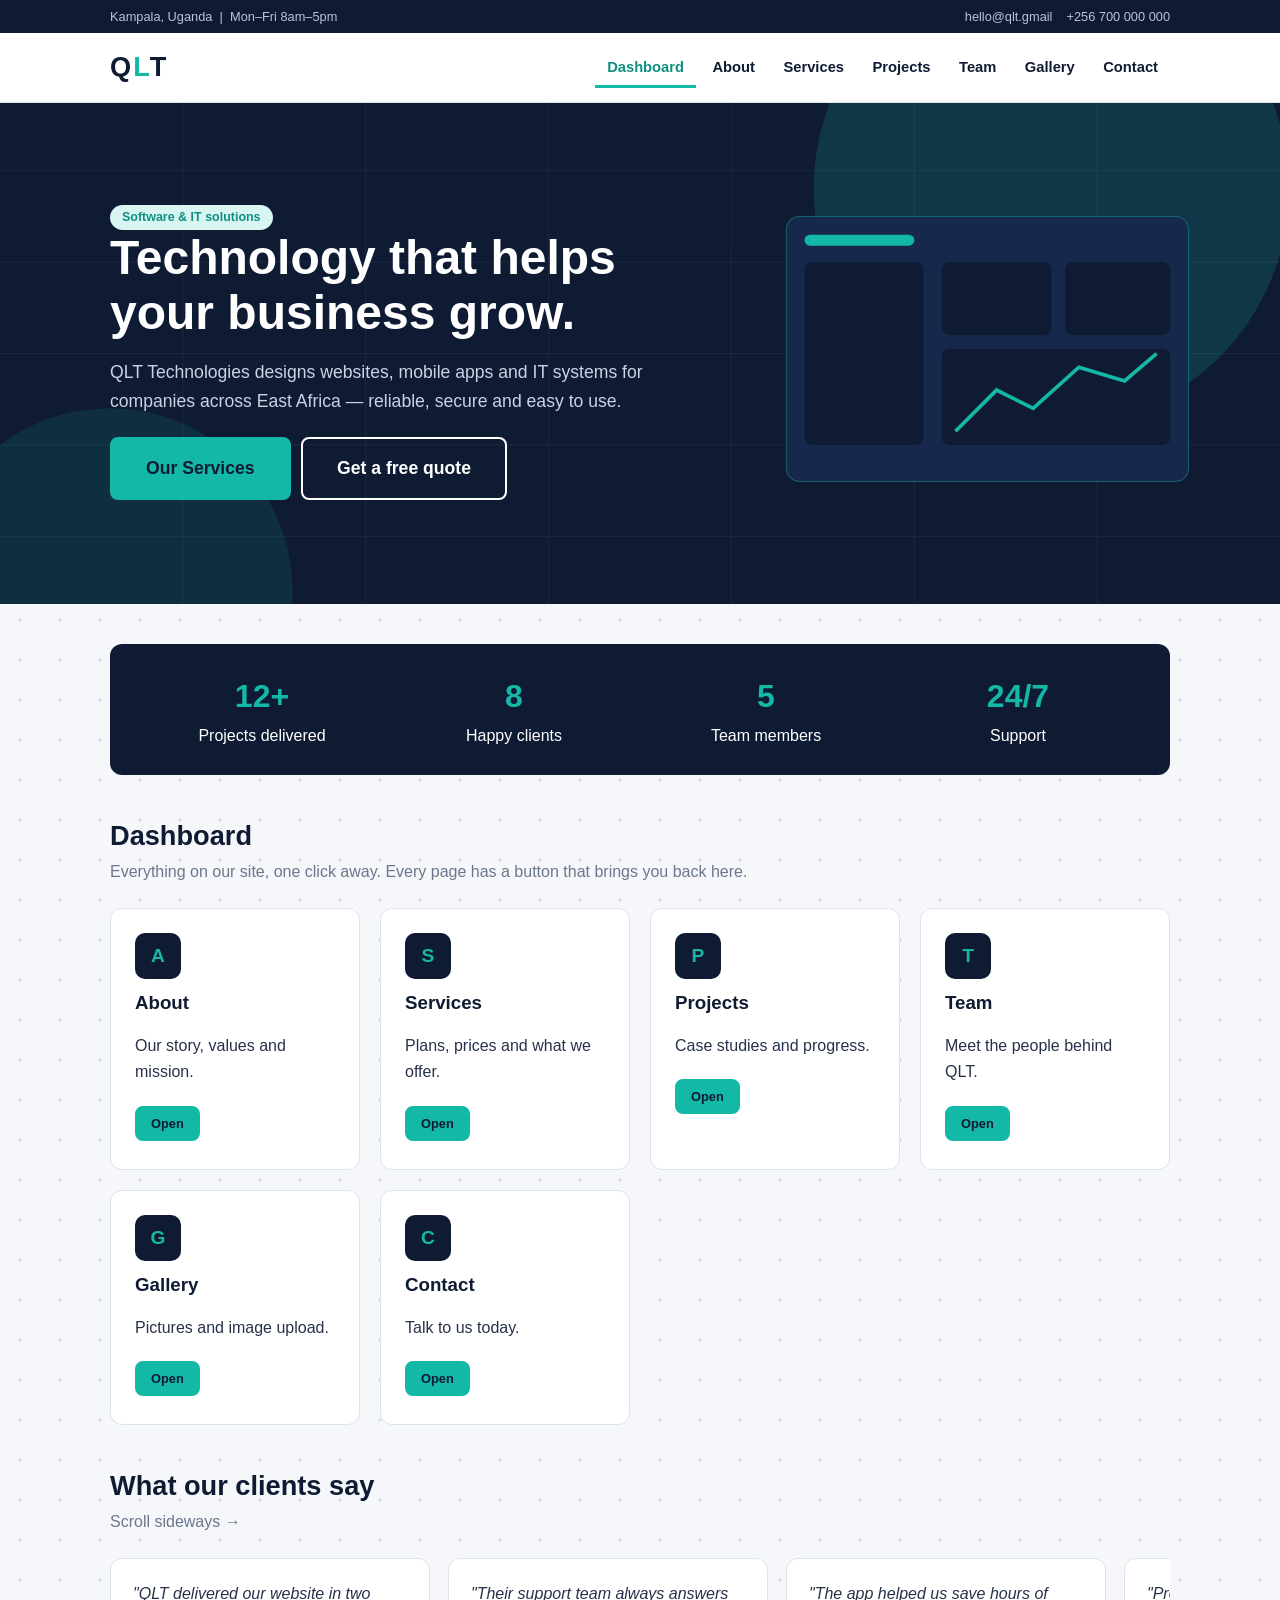
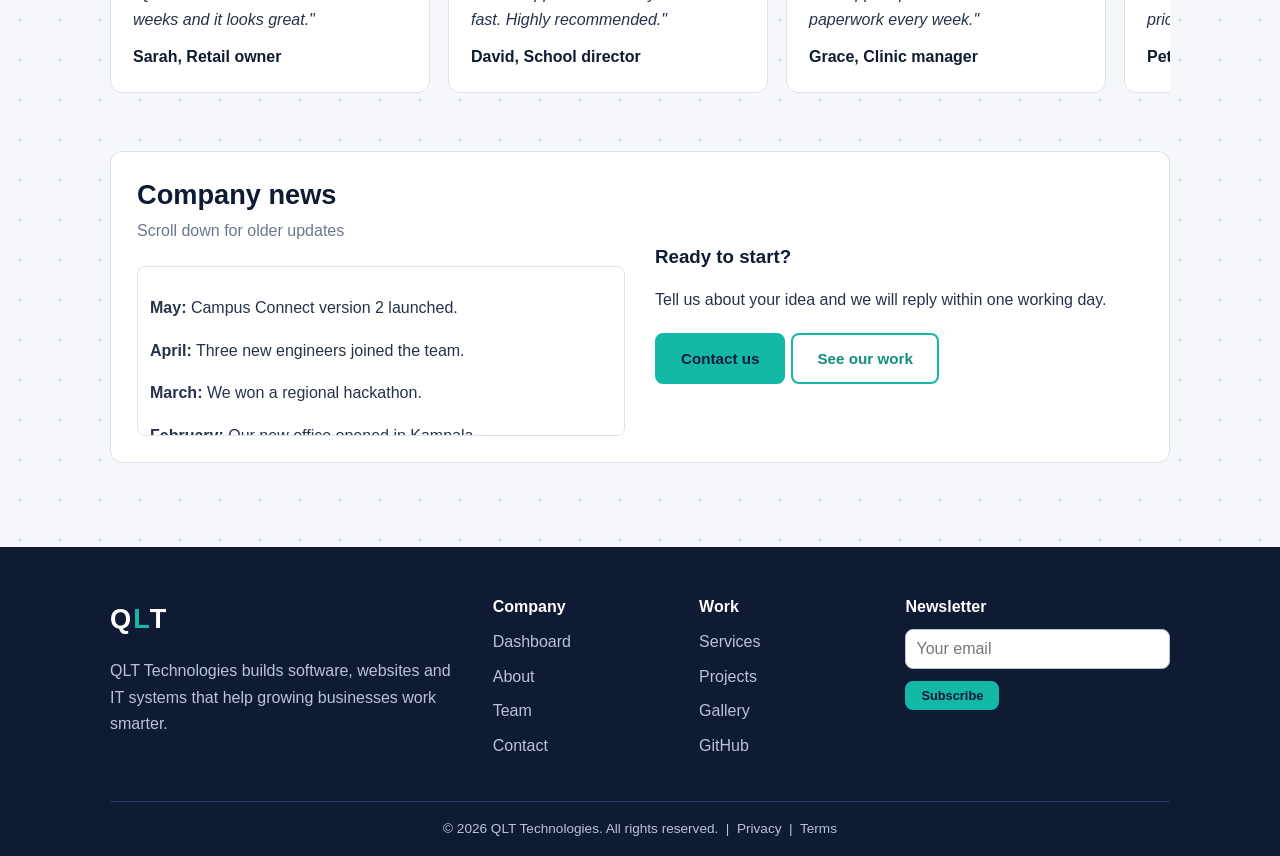
<file: index.html>
<!DOCTYPE html>
<html lang="en">
<head>
<meta charset="UTF-8">
<meta name="viewport" content="width=device-width, initial-scale=1">
<meta name="description" content="QLT Technologies - software, web and IT solutions for growing businesses.">
<title>Dashboard | QLT Technologies</title>
<link rel="stylesheet" href="style.css">
</head>
<body>
<div class="topbar"><div class="wrap"><span>Kampala, Uganda &nbsp;|&nbsp; Mon&ndash;Fri 8am&ndash;5pm</span><span><a href="mailto:hello@qlt.gmail">hello@qlt.gmail</a><a href="tel:+256700000000">+256 700 000 000</a></span></div></div>
<header><div class="wrap">
  <a class="logo" href="index.html">Q<span>L</span>T</a>
  <nav>
    <a href="index.html" class="active">Dashboard</a>
    <a href="about.html">About</a>
    <a href="services.html">Services</a>
    <a href="projects.html">Projects</a>
    <a href="team.html">Team</a>
    <a href="gallery.html">Gallery</a>
    <a href="contact.html">Contact</a>
  </nav>
</div></header>
<div class="hero"><div class="wrap">
  <span class="tag">Software &amp; IT solutions</span>
  <h1>Technology that helps your business grow.</h1>
  <p>QLT Technologies designs websites, mobile apps and IT systems for companies across East Africa &mdash; reliable, secure and easy to use.</p>
  <a class="btn big" href="services.html">Our Services</a>
  <a class="btn big light" href="contact.html">Get a free quote</a>
</div></div>
<main><div class="wrap">
  <div class="stats">
    <div><b>12+</b>Projects delivered</div><div><b>8</b>Happy clients</div><div><b>5</b>Team members</div><div><b>24/7</b>Support</div>
  </div>
  <section style="margin-top:44px">
    <h2>Dashboard</h2><p class="sub">Everything on our site, one click away. Every page has a button that brings you back here.</p>
    <div class="grid">
      <div class="card"><div class="icon">A</div><h3>About</h3><p>Our story, values and mission.</p><a class="btn sm" href="about.html">Open</a></div>
      <div class="card"><div class="icon">S</div><h3>Services</h3><p>Plans, prices and what we offer.</p><a class="btn sm" href="services.html">Open</a></div>
      <div class="card"><div class="icon">P</div><h3>Projects</h3><p>Case studies and progress.</p><a class="btn sm" href="projects.html">Open</a></div>
      <div class="card"><div class="icon">T</div><h3>Team</h3><p>Meet the people behind QLT.</p><a class="btn sm" href="team.html">Open</a></div>
      <div class="card"><div class="icon">G</div><h3>Gallery</h3><p>Pictures and image upload.</p><a class="btn sm" href="gallery.html">Open</a></div>
      <div class="card"><div class="icon">C</div><h3>Contact</h3><p>Talk to us today.</p><a class="btn sm" href="contact.html">Open</a></div>
    </div>
  </section>
  <section>
    <h2>What our clients say</h2><p class="sub">Scroll sideways &rarr;</p>
    <div class="scroll-x">
      <div class="quote">"QLT delivered our website in two weeks and it looks great."<b>Sarah, Retail owner</b></div>
      <div class="quote">"Their support team always answers fast. Highly recommended."<b>David, School director</b></div>
      <div class="quote">"The app helped us save hours of paperwork every week."<b>Grace, Clinic manager</b></div>
      <div class="quote">"Professional, honest and fairly priced."<b>Peter, Farm co-op</b></div>
      <div class="quote">"We now take orders online thanks to QLT."<b>Mary, Restaurant owner</b></div>
    </div>
  </section>
  <section>
    <div class="panel two">
      <div><h2>Company news</h2><p class="sub">Scroll down for older updates</p>
        <div class="scroll-y"><p><b>May:</b> Campus Connect version 2 launched.</p><p><b>April:</b> Three new engineers joined the team.</p><p><b>March:</b> We won a regional hackathon.</p><p><b>February:</b> Our new office opened in Kampala.</p><p><b>January:</b> QLT Technologies was founded.</p></div></div>
      <div><h3>Ready to start?</h3><p>Tell us about your idea and we will reply within one working day.</p><a class="btn" href="contact.html">Contact us</a><a class="btn outline" href="projects.html">See our work</a></div>
    </div>
  </section>
</div></main>
<footer><div class="wrap">
  <div class="fgrid">
    <div><a class="logo" style="color:#fff" href="index.html">Q<span>L</span>T</a><p>QLT Technologies builds software, websites and IT systems that help growing businesses work smarter.</p></div>
    <div><h4>Company</h4><ul><li><a href="index.html">Dashboard</a></li><li><a href="about.html">About</a></li><li><a href="team.html">Team</a></li><li><a href="contact.html">Contact</a></li></ul></div>
    <div><h4>Work</h4><ul><li><a href="services.html">Services</a></li><li><a href="projects.html">Projects</a></li><li><a href="gallery.html">Gallery</a></li><li><a href="https://github.com" target="_blank">GitHub</a></li></ul></div>
    <div><h4>Newsletter</h4><form action="#"><input type="email" placeholder="Your email"><button class="btn sm" type="submit">Subscribe</button></form></div>
  </div>
  <div class="copy">&copy; 2026 QLT Technologies. All rights reserved. &nbsp;|&nbsp; <a href="contact.html">Privacy</a> &nbsp;|&nbsp; <a href="contact.html">Terms</a></div>
</div></footer>
</body>
</html>
</file>
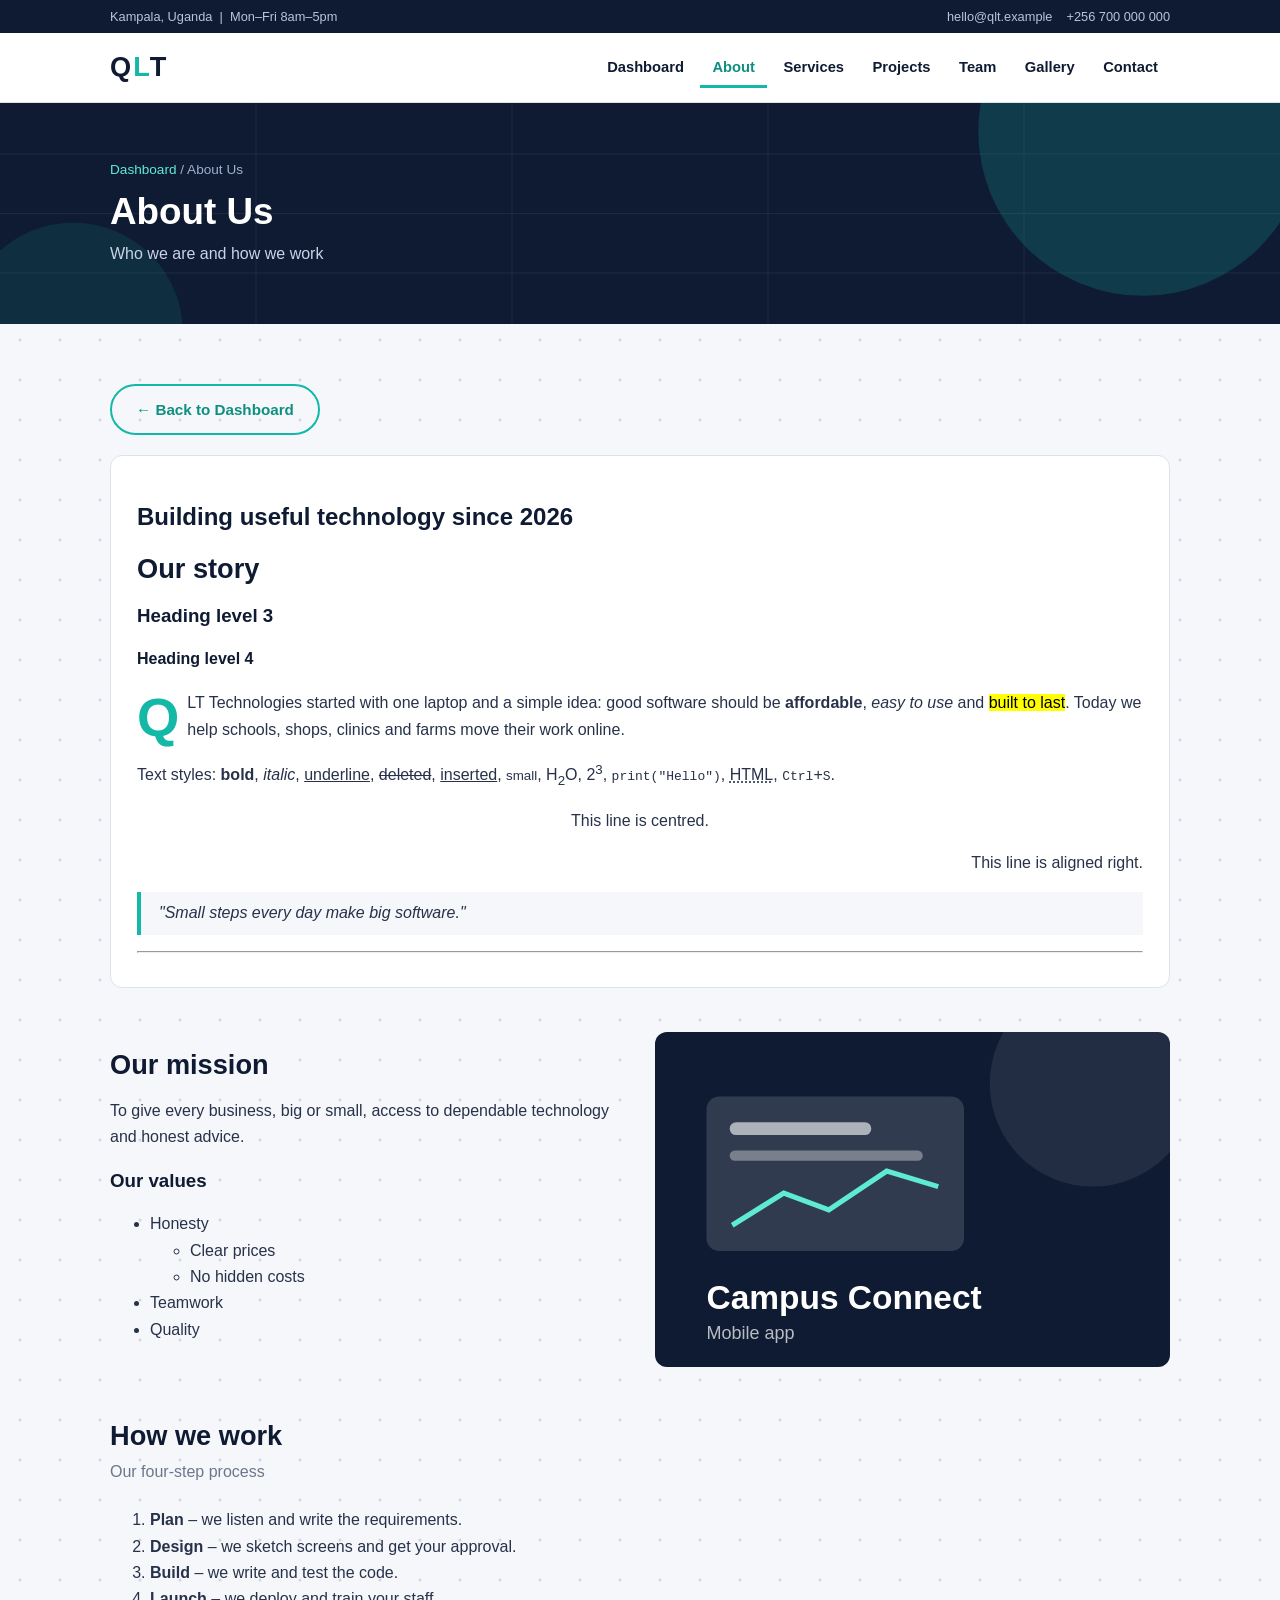
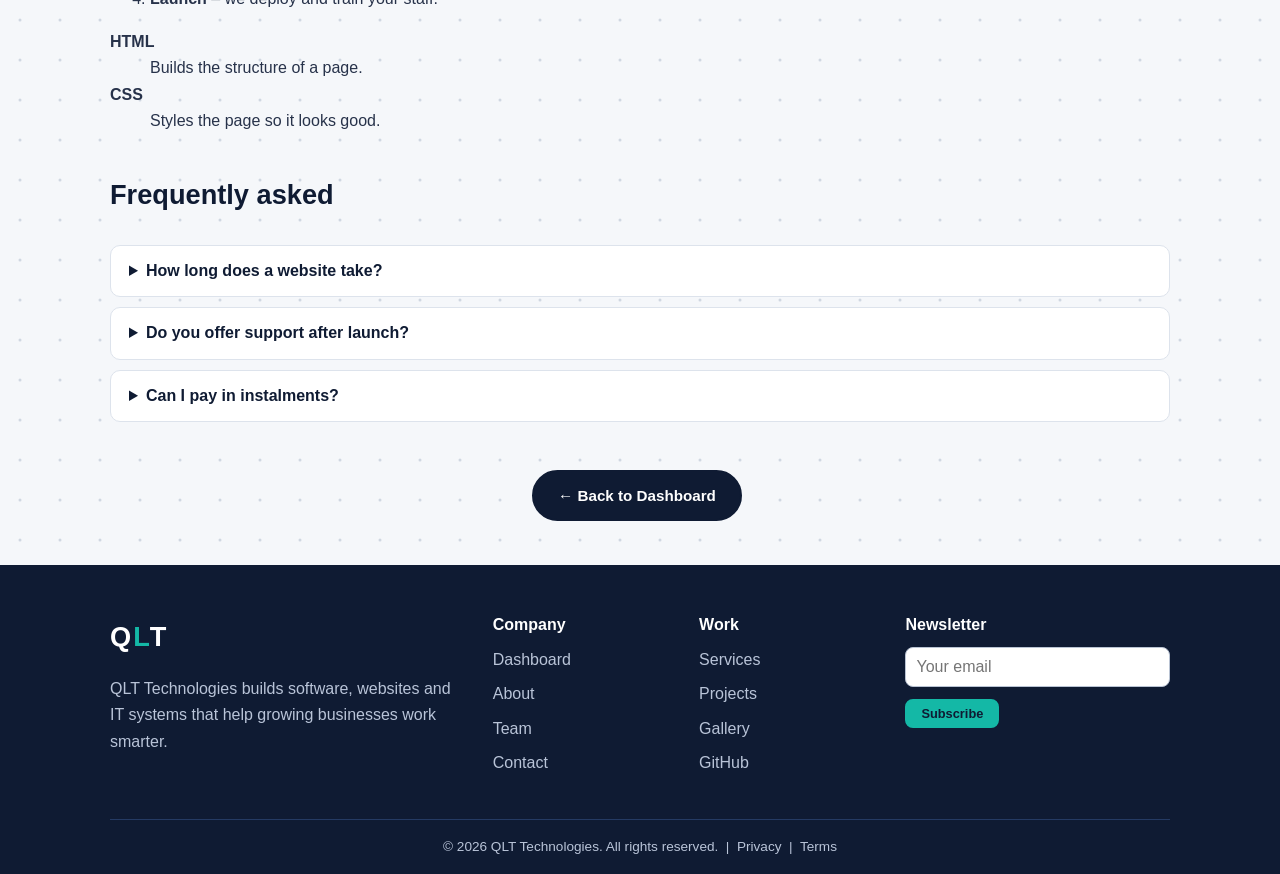
<file: about.html>
<!DOCTYPE html>
<html lang="en">
<head>
<meta charset="UTF-8">
<meta name="viewport" content="width=device-width, initial-scale=1">
<meta name="description" content="QLT Technologies - software, web and IT solutions for growing businesses.">
<title>About | QLT Technologies</title>
<link rel="stylesheet" href="style.css">
</head>
<body>
<div class="topbar"><div class="wrap"><span>Kampala, Uganda &nbsp;|&nbsp; Mon&ndash;Fri 8am&ndash;5pm</span><span><a href="mailto:hello@qlt.example">hello@qlt.example</a><a href="tel:+256700000000">+256 700 000 000</a></span></div></div>
<header><div class="wrap">
  <a class="logo" href="index.html">Q<span>L</span>T</a>
  <nav>
    <a href="index.html">Dashboard</a>
    <a href="about.html" class="active">About</a>
    <a href="services.html">Services</a>
    <a href="projects.html">Projects</a>
    <a href="team.html">Team</a>
    <a href="gallery.html">Gallery</a>
    <a href="contact.html">Contact</a>
  </nav>
</div></header>
<div class="banner"><div class="wrap"><div class="crumbs"><a href="index.html">Dashboard</a> / About Us</div><h1>About Us</h1><p>Who we are and how we work</p></div></div>
<main><div class="wrap">
  <p><a class="btn outline pill" href="index.html">&larr; Back to Dashboard</a></p>
  <section class="panel">
    <h1>Building useful technology since 2026</h1>
    <h2>Our story</h2><h3>Heading level 3</h3><h4>Heading level 4</h4>
    <p class="dropcap">QLT Technologies started with one laptop and a simple idea: good software should be <strong>affordable</strong>, <em>easy to use</em> and <mark>built to last</mark>. Today we help schools, shops, clinics and farms move their work online.</p>
    <p>Text styles: <b>bold</b>, <i>italic</i>, <u>underline</u>, <del>deleted</del>, <ins>inserted</ins>, <small>small</small>, H<sub>2</sub>O, 2<sup>3</sup>, <code>print("Hello")</code>, <abbr title="HyperText Markup Language">HTML</abbr>, <kbd>Ctrl</kbd>+<kbd>S</kbd>.</p>
    <p style="text-align:center">This line is centred.</p>
    <p style="text-align:right">This line is aligned right.</p>
    <blockquote>"Small steps every day make big software."</blockquote>
    <hr>
  </section>
  <section class="two">
    <div><h2>Our mission</h2><p>To give every business, big or small, access to dependable technology and honest advice.</p>
      <h3>Our values</h3><ul><li>Honesty<ul><li>Clear prices</li><li>No hidden costs</li></ul></li><li>Teamwork</li><li>Quality</li></ul></div>
    <div><img src="images/office.svg" alt="QLT project preview" style="width:100%;border-radius:12px"></div>
  </section>
  <section>
    <h2>How we work</h2><p class="sub">Our four-step process</p>
    <ol><li><b>Plan</b> &ndash; we listen and write the requirements.</li><li><b>Design</b> &ndash; we sketch screens and get your approval.</li><li><b>Build</b> &ndash; we write and test the code.</li><li><b>Launch</b> &ndash; we deploy and train your staff.</li></ol>
    <dl><dt><b>HTML</b></dt><dd>Builds the structure of a page.</dd><dt><b>CSS</b></dt><dd>Styles the page so it looks good.</dd></dl>
  </section>
  <section><h2>Frequently asked</h2><br>
    <details><summary>How long does a website take?</summary><p>Most business websites take about two weeks.</p></details>
    <details><summary>Do you offer support after launch?</summary><p>Yes, every plan includes support.</p></details>
    <details><summary>Can I pay in instalments?</summary><p>Yes, we split larger projects into stages.</p></details>
  </section>
  <p style="text-align:center;margin:30px 0 0"><a class="btn navy pill" href="index.html">&larr; Back to Dashboard</a></p>
</div></main>
<footer><div class="wrap">
  <div class="fgrid">
    <div><a class="logo" style="color:#fff" href="index.html">Q<span>L</span>T</a><p>QLT Technologies builds software, websites and IT systems that help growing businesses work smarter.</p></div>
    <div><h4>Company</h4><ul><li><a href="index.html">Dashboard</a></li><li><a href="about.html">About</a></li><li><a href="team.html">Team</a></li><li><a href="contact.html">Contact</a></li></ul></div>
    <div><h4>Work</h4><ul><li><a href="services.html">Services</a></li><li><a href="projects.html">Projects</a></li><li><a href="gallery.html">Gallery</a></li><li><a href="https://github.com" target="_blank">GitHub</a></li></ul></div>
    <div><h4>Newsletter</h4><form action="#"><input type="email" placeholder="Your email"><button class="btn sm" type="submit">Subscribe</button></form></div>
  </div>
  <div class="copy">&copy; 2026 QLT Technologies. All rights reserved. &nbsp;|&nbsp; <a href="contact.html">Privacy</a> &nbsp;|&nbsp; <a href="contact.html">Terms</a></div>
</div></footer>
</body>
</html>
</file>
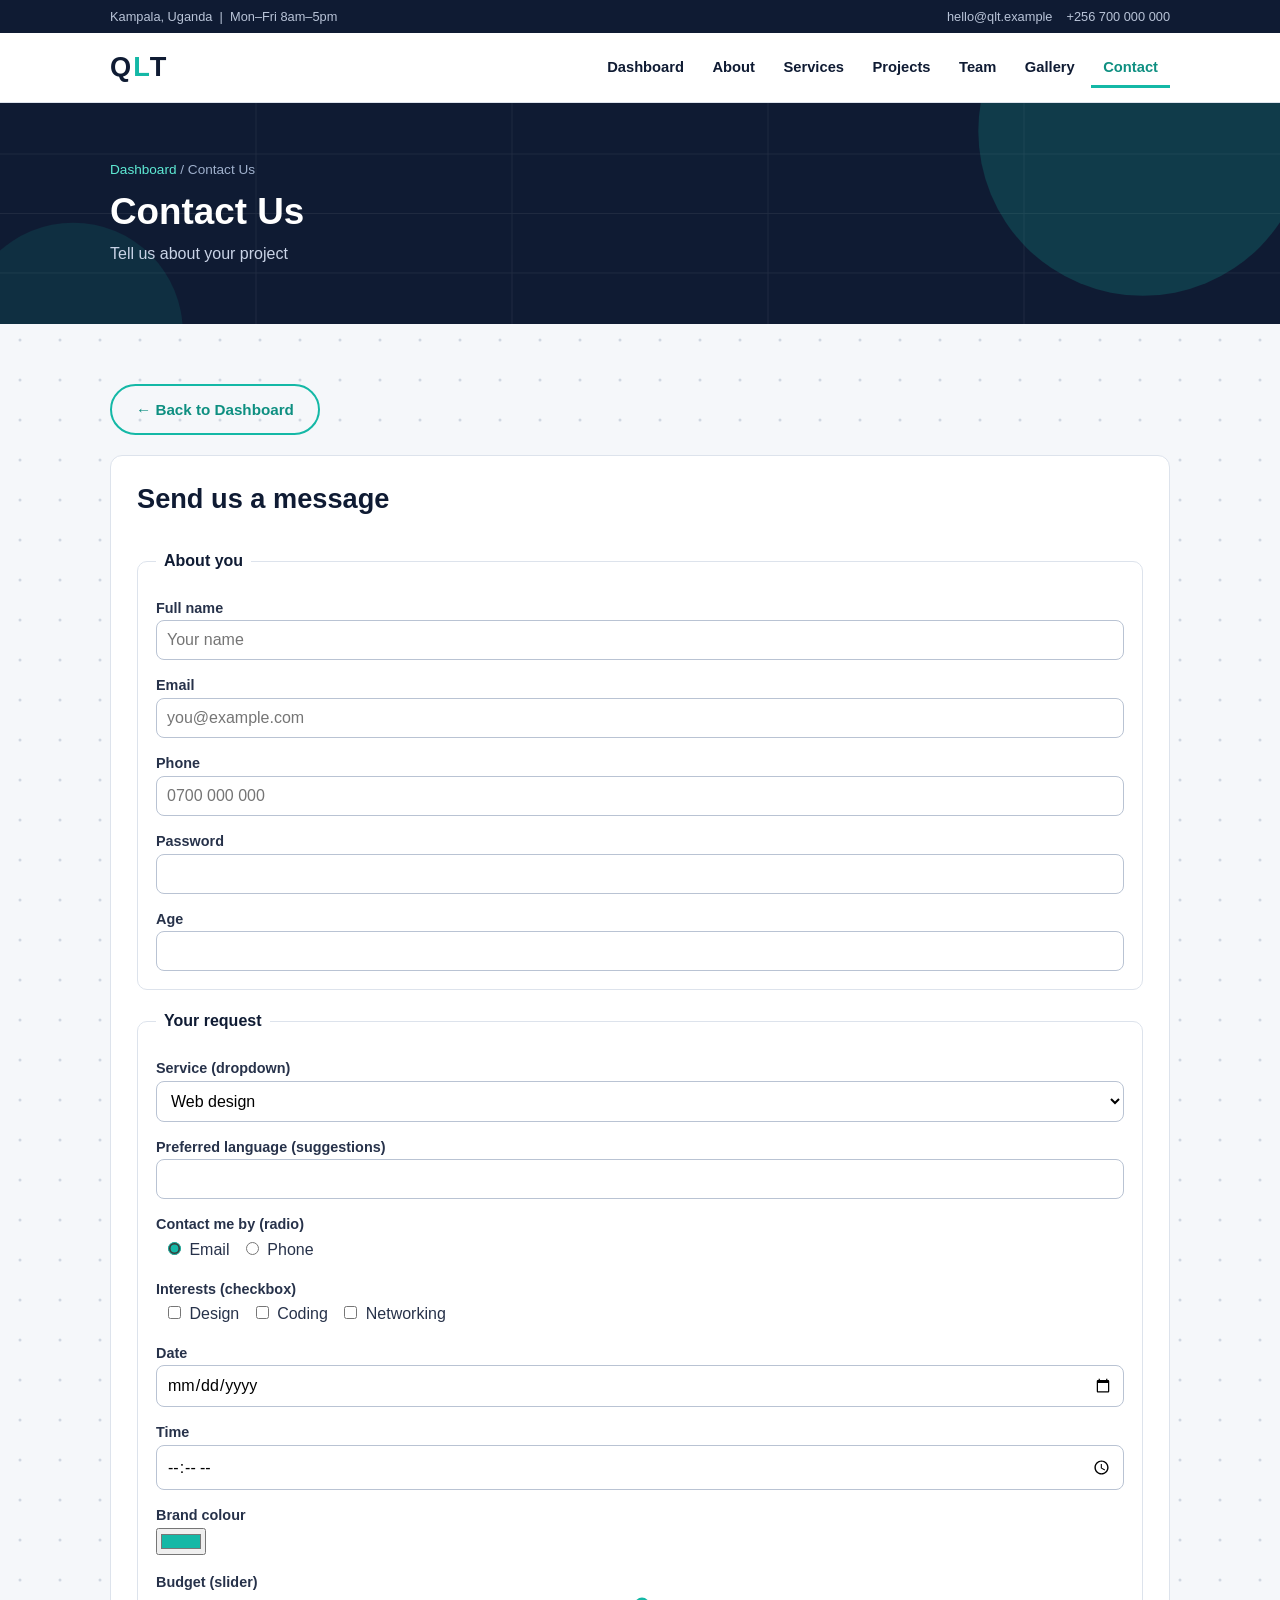
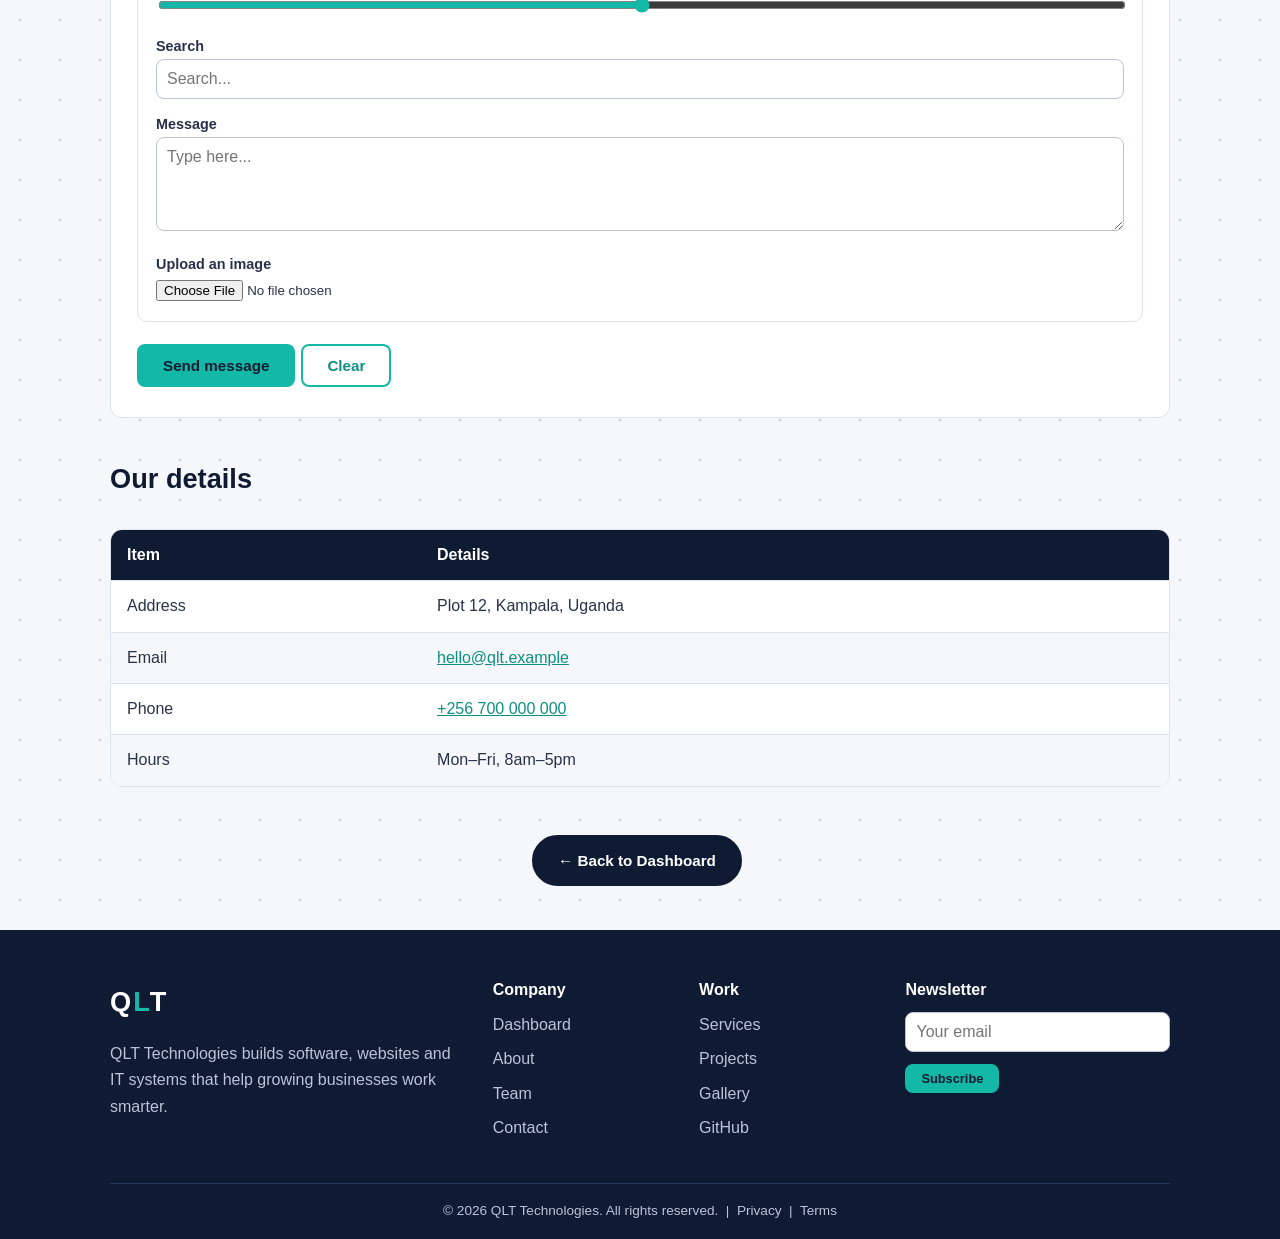
<file: contact.html>
<!DOCTYPE html>
<html lang="en">
<head>
<meta charset="UTF-8">
<meta name="viewport" content="width=device-width, initial-scale=1">
<meta name="description" content="QLT Technologies - software, web and IT solutions for growing businesses.">
<title>Contact | QLT Technologies</title>
<link rel="stylesheet" href="style.css">
</head>
<body>
<div class="topbar"><div class="wrap"><span>Kampala, Uganda &nbsp;|&nbsp; Mon&ndash;Fri 8am&ndash;5pm</span><span><a href="mailto:hello@qlt.example">hello@qlt.example</a><a href="tel:+256700000000">+256 700 000 000</a></span></div></div>
<header><div class="wrap">
  <a class="logo" href="index.html">Q<span>L</span>T</a>
  <nav>
    <a href="index.html">Dashboard</a>
    <a href="about.html">About</a>
    <a href="services.html">Services</a>
    <a href="projects.html">Projects</a>
    <a href="team.html">Team</a>
    <a href="gallery.html">Gallery</a>
    <a href="contact.html" class="active">Contact</a>
  </nav>
</div></header>
<div class="banner"><div class="wrap"><div class="crumbs"><a href="index.html">Dashboard</a> / Contact Us</div><h1>Contact Us</h1><p>Tell us about your project</p></div></div>
<main><div class="wrap">
  <p><a class="btn outline pill" href="index.html">&larr; Back to Dashboard</a></p>
  <section class="panel"><h2>Send us a message</h2><br>
    <form action="#" method="post">
      <fieldset><legend>About you</legend>
        <label for="name">Full name</label><input type="text" id="name" placeholder="Your name">
        <label for="email">Email</label><input type="email" id="email" placeholder="you@example.com">
        <label for="tel">Phone</label><input type="tel" id="tel" placeholder="0700 000 000">
        <label for="pw">Password</label><input type="password" id="pw">
        <label for="age">Age</label><input type="number" id="age" min="1" max="100">
      </fieldset>
      <fieldset><legend>Your request</legend>
        <label for="topic">Service (dropdown)</label>
        <select id="topic"><option>Web design</option><option>Mobile app</option><option>IT support</option><option>Training</option></select>
        <label for="lang">Preferred language (suggestions)</label>
        <input type="text" id="lang" list="langs"><datalist id="langs"><option value="HTML"><option value="CSS"><option value="Python"><option value="Java"></datalist>
        <label>Contact me by (radio)</label><div><input type="radio" name="how" checked> Email <input type="radio" name="how"> Phone</div>
        <label>Interests (checkbox)</label><div><input type="checkbox"> Design <input type="checkbox"> Coding <input type="checkbox"> Networking</div>
        <label for="date">Date</label><input type="date" id="date">
        <label for="time">Time</label><input type="time" id="time">
        <label for="col">Brand colour</label><input type="color" id="col" value="#14b8a6">
        <label for="rng">Budget (slider)</label><input type="range" id="rng" min="0" max="100">
        <label for="s">Search</label><input type="search" id="s" placeholder="Search...">
        <label for="msg">Message</label><textarea id="msg" rows="4" placeholder="Type here..."></textarea>
        <label for="pic">Upload an image</label><input type="file" id="pic" accept="image/*">
      </fieldset>
      <button class="btn" type="submit">Send message</button><button class="btn outline" type="reset">Clear</button>
    </form>
  </section>
  <section><h2>Our details</h2><br>
    <div class="table-wrap"><table>
      <thead><tr><th>Item</th><th>Details</th></tr></thead>
      <tbody>
      <tr><td>Address</td><td>Plot 12, Kampala, Uganda</td></tr>
      <tr><td>Email</td><td><a href="mailto:hello@qlt.example">hello@qlt.example</a></td></tr>
      <tr><td>Phone</td><td><a href="tel:+256700000000">+256 700 000 000</a></td></tr>
      <tr><td>Hours</td><td>Mon&ndash;Fri, 8am&ndash;5pm</td></tr>
      </tbody></table></div>
  </section>
  <p style="text-align:center;margin:30px 0 0"><a class="btn navy pill" href="index.html">&larr; Back to Dashboard</a></p>
</div></main>
<footer><div class="wrap">
  <div class="fgrid">
    <div><a class="logo" style="color:#fff" href="index.html">Q<span>L</span>T</a><p>QLT Technologies builds software, websites and IT systems that help growing businesses work smarter.</p></div>
    <div><h4>Company</h4><ul><li><a href="index.html">Dashboard</a></li><li><a href="about.html">About</a></li><li><a href="team.html">Team</a></li><li><a href="contact.html">Contact</a></li></ul></div>
    <div><h4>Work</h4><ul><li><a href="services.html">Services</a></li><li><a href="projects.html">Projects</a></li><li><a href="gallery.html">Gallery</a></li><li><a href="https://github.com" target="_blank">GitHub</a></li></ul></div>
    <div><h4>Newsletter</h4><form action="#"><input type="email" placeholder="Your email"><button class="btn sm" type="submit">Subscribe</button></form></div>
  </div>
  <div class="copy">&copy; 2026 QLT Technologies. All rights reserved. &nbsp;|&nbsp; <a href="contact.html">Privacy</a> &nbsp;|&nbsp; <a href="contact.html">Terms</a></div>
</div></footer>
</body>
</html>
</file>
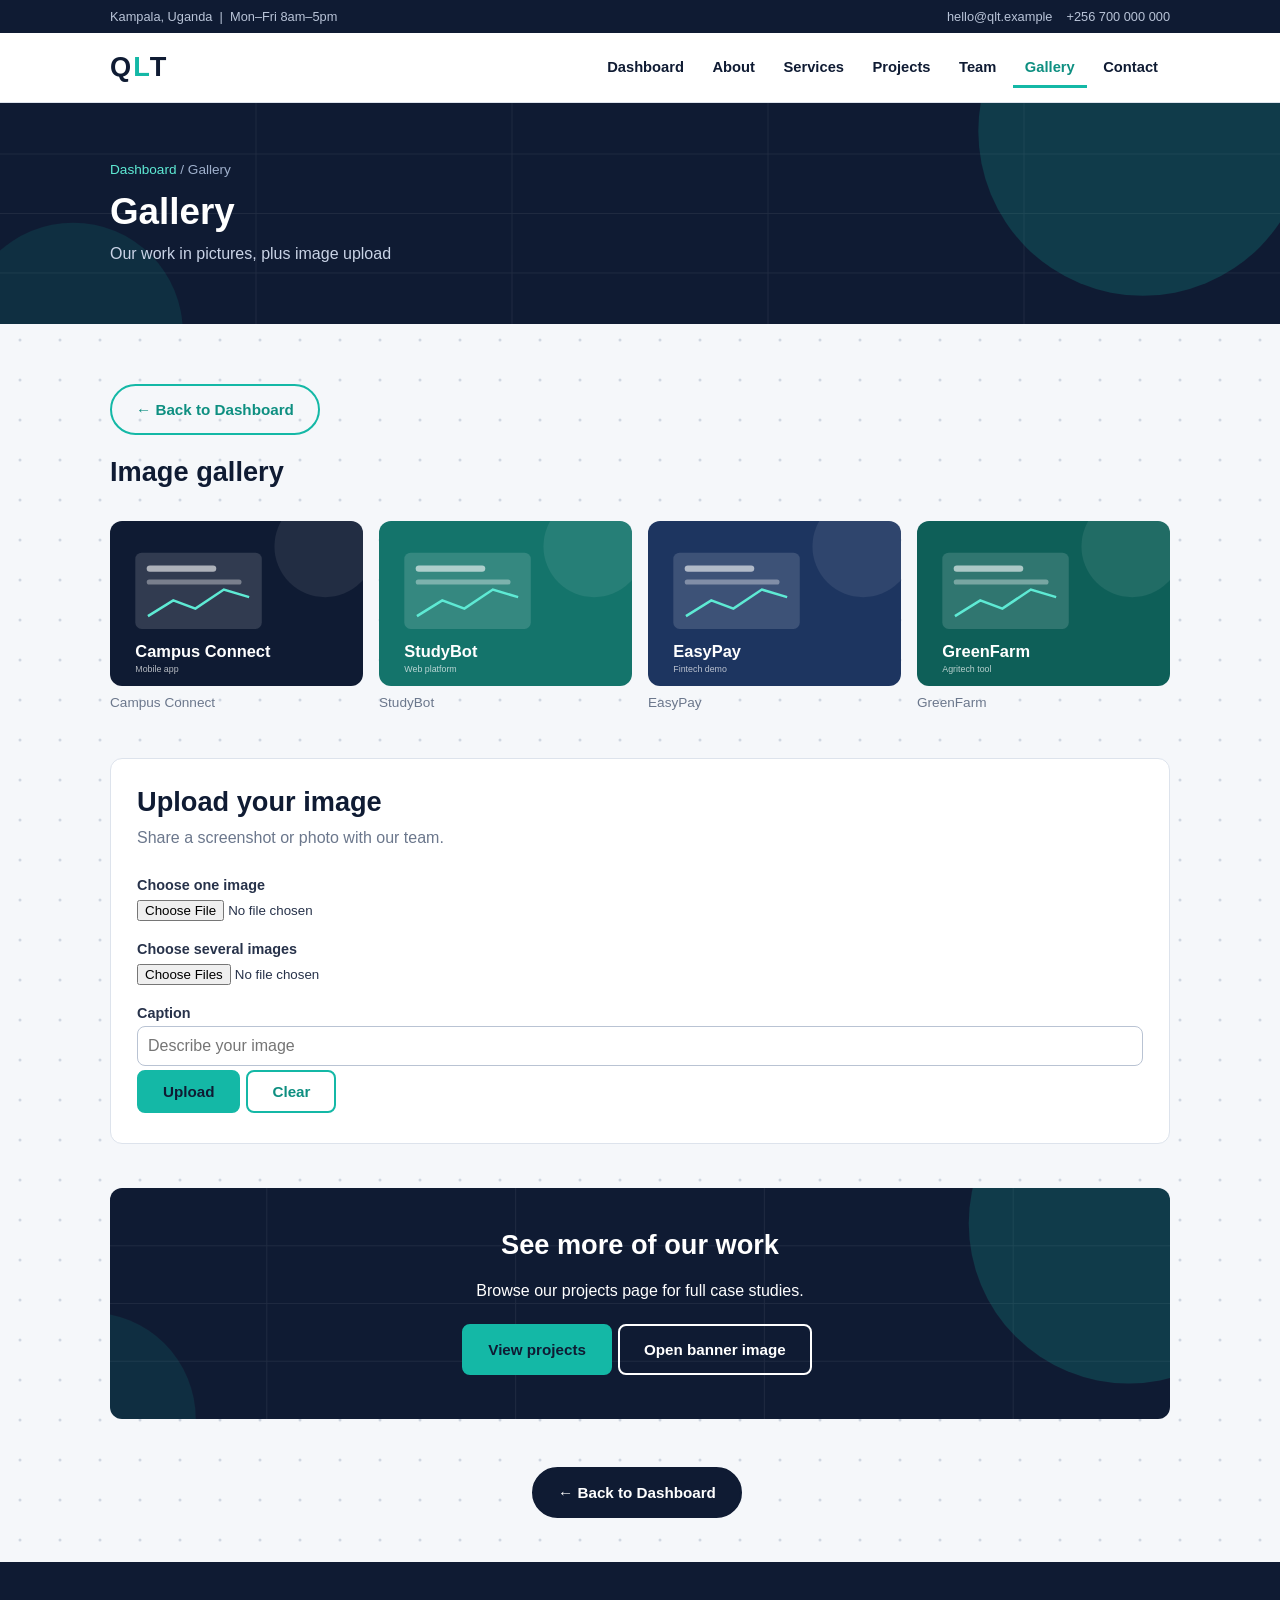
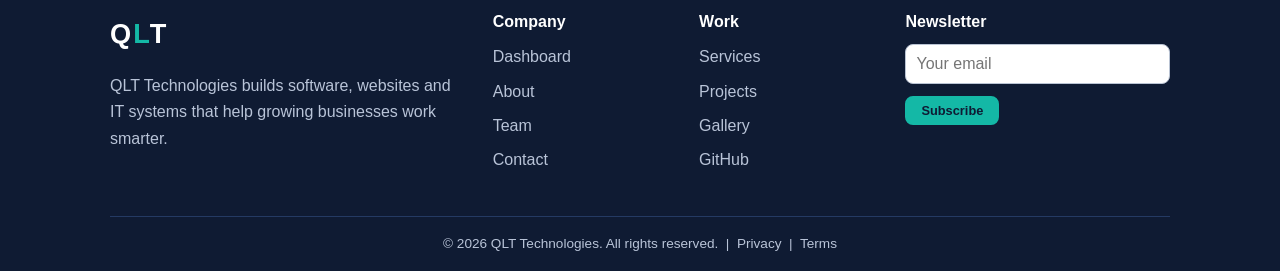
<file: gallery.html>
<!DOCTYPE html>
<html lang="en">
<head>
<meta charset="UTF-8">
<meta name="viewport" content="width=device-width, initial-scale=1">
<meta name="description" content="QLT Technologies - software, web and IT solutions for growing businesses.">
<title>Gallery | QLT Technologies</title>
<link rel="stylesheet" href="style.css">
</head>
<body>
<div class="topbar"><div class="wrap"><span>Kampala, Uganda &nbsp;|&nbsp; Mon&ndash;Fri 8am&ndash;5pm</span><span><a href="mailto:hello@qlt.example">hello@qlt.example</a><a href="tel:+256700000000">+256 700 000 000</a></span></div></div>
<header><div class="wrap">
  <a class="logo" href="index.html">Q<span>L</span>T</a>
  <nav>
    <a href="index.html">Dashboard</a>
    <a href="about.html">About</a>
    <a href="services.html">Services</a>
    <a href="projects.html">Projects</a>
    <a href="team.html">Team</a>
    <a href="gallery.html" class="active">Gallery</a>
    <a href="contact.html">Contact</a>
  </nav>
</div></header>
<div class="banner"><div class="wrap"><div class="crumbs"><a href="index.html">Dashboard</a> / Gallery</div><h1>Gallery</h1><p>Our work in pictures, plus image upload</p></div></div>
<main><div class="wrap">
  <p><a class="btn outline pill" href="index.html">&larr; Back to Dashboard</a></p>
  <section><h2>Image gallery</h2><br>
    <div class="gallery">
      <figure><img src="images/img1.svg" alt="Campus Connect"><figcaption>Campus Connect</figcaption></figure>
      <figure><img src="images/img2.svg" alt="StudyBot"><figcaption>StudyBot</figcaption></figure>
      <figure><img src="images/img3.svg" alt="EasyPay"><figcaption>EasyPay</figcaption></figure>
      <figure><img src="images/img4.svg" alt="GreenFarm"><figcaption>GreenFarm</figcaption></figure>
    </div>
  </section>
  <section class="panel"><h2>Upload your image</h2><p class="sub">Share a screenshot or photo with our team.</p>
    <form action="#" method="post" enctype="multipart/form-data">
      <label for="one">Choose one image</label><input type="file" id="one" name="one" accept="image/*">
      <label for="many">Choose several images</label><input type="file" id="many" name="many" accept="image/*" multiple>
      <label for="cap">Caption</label><input type="text" id="cap" placeholder="Describe your image">
      <br><button class="btn" type="submit">Upload</button><button class="btn outline" type="reset">Clear</button>
    </form>
  </section>
  <section class="dark"><h2>See more of our work</h2><p>Browse our projects page for full case studies.</p><a class="btn" href="projects.html">View projects</a><a class="btn light" href="images/hero.svg" target="_blank">Open banner image</a></section>
  <p style="text-align:center;margin:30px 0 0"><a class="btn navy pill" href="index.html">&larr; Back to Dashboard</a></p>
</div></main>
<footer><div class="wrap">
  <div class="fgrid">
    <div><a class="logo" style="color:#fff" href="index.html">Q<span>L</span>T</a><p>QLT Technologies builds software, websites and IT systems that help growing businesses work smarter.</p></div>
    <div><h4>Company</h4><ul><li><a href="index.html">Dashboard</a></li><li><a href="about.html">About</a></li><li><a href="team.html">Team</a></li><li><a href="contact.html">Contact</a></li></ul></div>
    <div><h4>Work</h4><ul><li><a href="services.html">Services</a></li><li><a href="projects.html">Projects</a></li><li><a href="gallery.html">Gallery</a></li><li><a href="https://github.com" target="_blank">GitHub</a></li></ul></div>
    <div><h4>Newsletter</h4><form action="#"><input type="email" placeholder="Your email"><button class="btn sm" type="submit">Subscribe</button></form></div>
  </div>
  <div class="copy">&copy; 2026 QLT Technologies. All rights reserved. &nbsp;|&nbsp; <a href="contact.html">Privacy</a> &nbsp;|&nbsp; <a href="contact.html">Terms</a></div>
</div></footer>
</body>
</html>
</file>
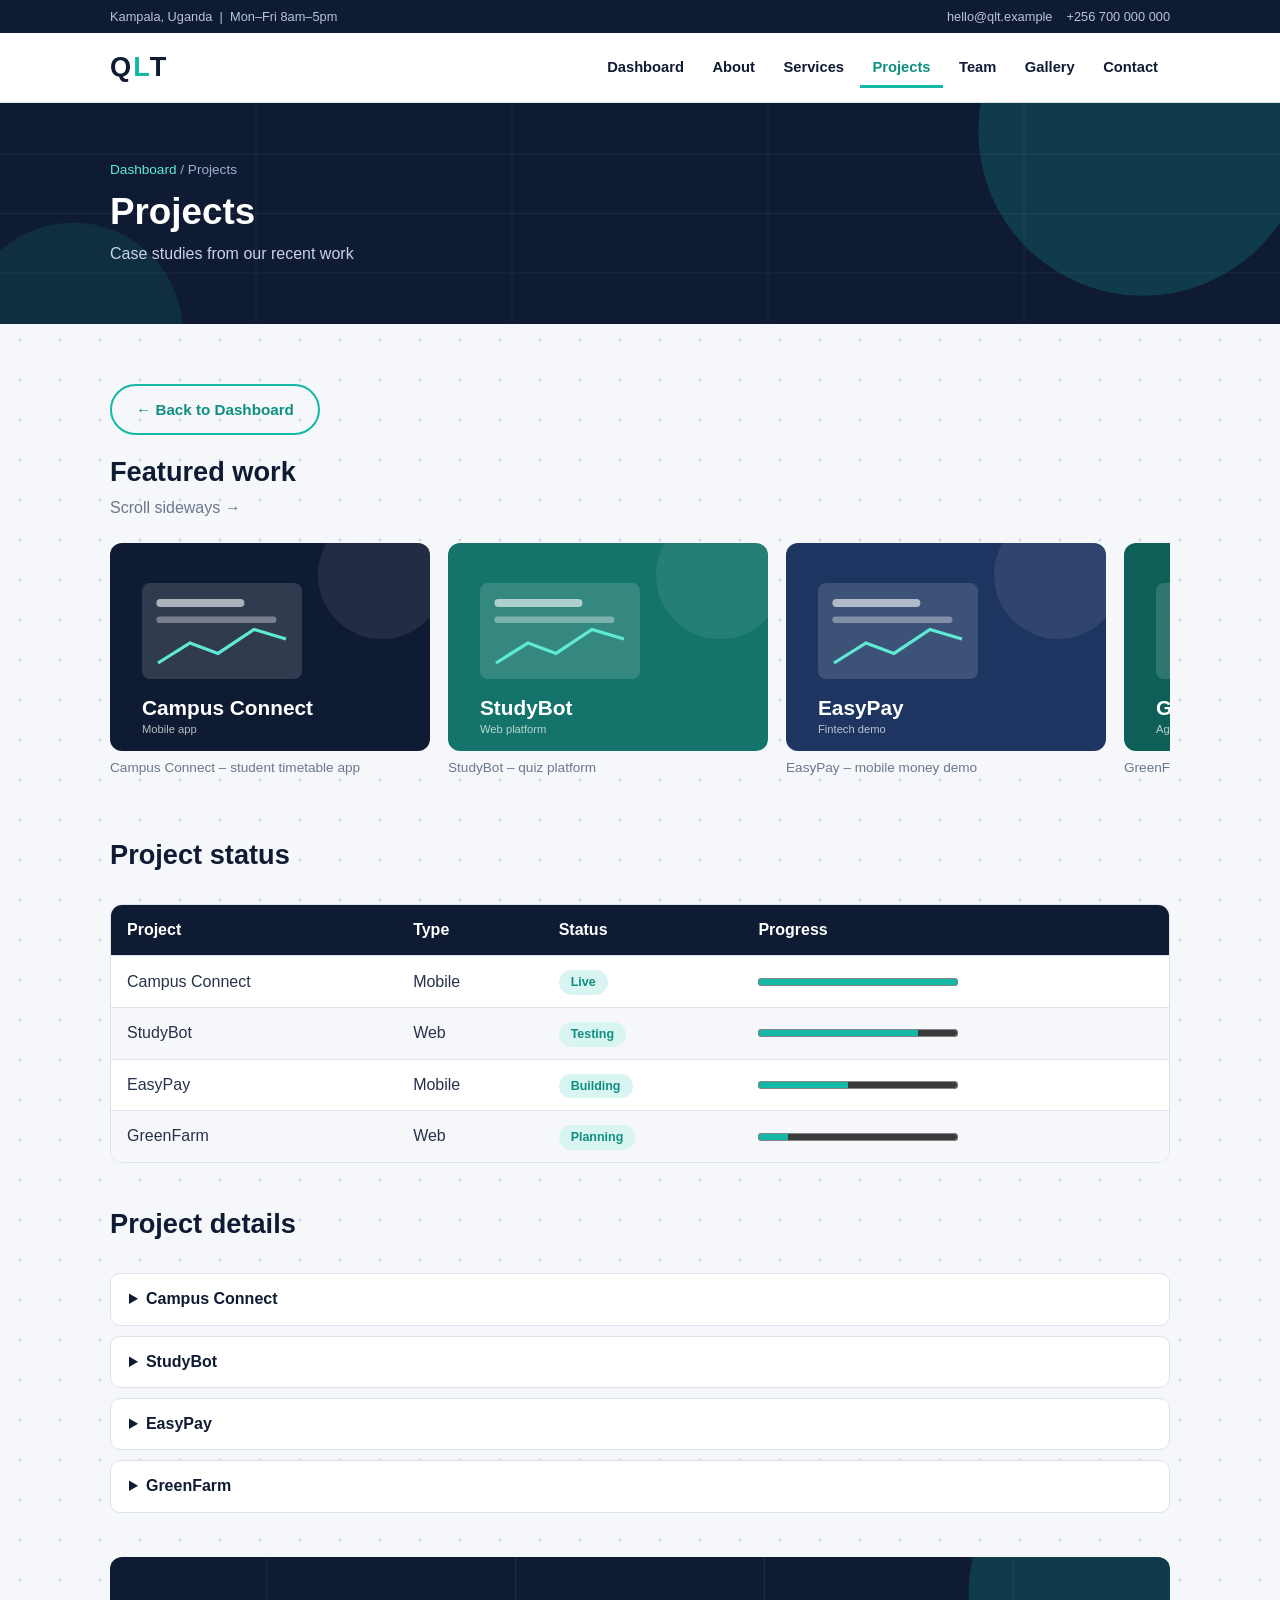
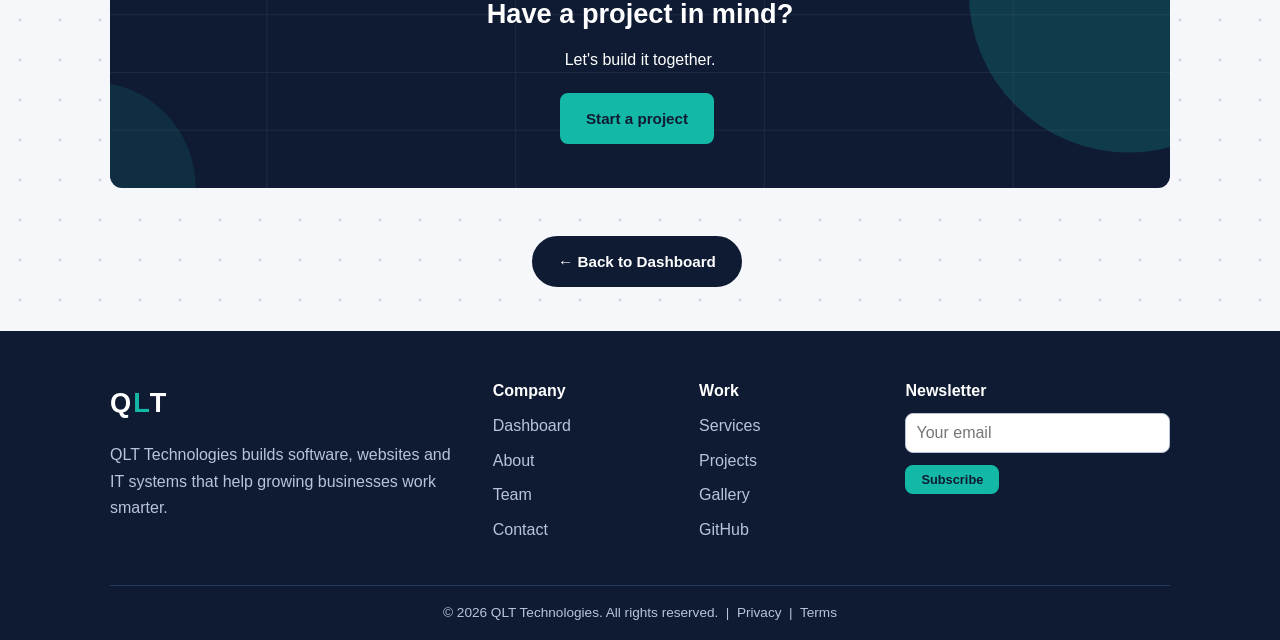
<file: projects.html>
<!DOCTYPE html>
<html lang="en">
<head>
<meta charset="UTF-8">
<meta name="viewport" content="width=device-width, initial-scale=1">
<meta name="description" content="QLT Technologies - software, web and IT solutions for growing businesses.">
<title>Projects | QLT Technologies</title>
<link rel="stylesheet" href="style.css">
</head>
<body>
<div class="topbar"><div class="wrap"><span>Kampala, Uganda &nbsp;|&nbsp; Mon&ndash;Fri 8am&ndash;5pm</span><span><a href="mailto:hello@qlt.example">hello@qlt.example</a><a href="tel:+256700000000">+256 700 000 000</a></span></div></div>
<header><div class="wrap">
  <a class="logo" href="index.html">Q<span>L</span>T</a>
  <nav>
    <a href="index.html">Dashboard</a>
    <a href="about.html">About</a>
    <a href="services.html">Services</a>
    <a href="projects.html" class="active">Projects</a>
    <a href="team.html">Team</a>
    <a href="gallery.html">Gallery</a>
    <a href="contact.html">Contact</a>
  </nav>
</div></header>
<div class="banner"><div class="wrap"><div class="crumbs"><a href="index.html">Dashboard</a> / Projects</div><h1>Projects</h1><p>Case studies from our recent work</p></div></div>
<main><div class="wrap">
  <p><a class="btn outline pill" href="index.html">&larr; Back to Dashboard</a></p>
  <section><h2>Featured work</h2><p class="sub">Scroll sideways &rarr;</p>
    <div class="scroll-x">
      <figure><img src="images/img1.svg" alt="Campus Connect"><figcaption>Campus Connect &ndash; student timetable app</figcaption></figure>
      <figure><img src="images/img2.svg" alt="StudyBot"><figcaption>StudyBot &ndash; quiz platform</figcaption></figure>
      <figure><img src="images/img3.svg" alt="EasyPay"><figcaption>EasyPay &ndash; mobile money demo</figcaption></figure>
      <figure><img src="images/img4.svg" alt="GreenFarm"><figcaption>GreenFarm &ndash; crop tracker</figcaption></figure>
    </div>
  </section>
  <section><h2>Project status</h2><br>
    <div class="table-wrap"><table>
      <thead><tr><th>Project</th><th>Type</th><th>Status</th><th>Progress</th></tr></thead>
      <tbody>
      <tr><td>Campus Connect</td><td>Mobile</td><td><span class="tag">Live</span></td><td><progress value="100" max="100"></progress></td></tr>
      <tr><td>StudyBot</td><td>Web</td><td><span class="tag">Testing</span></td><td><progress value="80" max="100"></progress></td></tr>
      <tr><td>EasyPay</td><td>Mobile</td><td><span class="tag">Building</span></td><td><progress value="45" max="100"></progress></td></tr>
      <tr><td>GreenFarm</td><td>Web</td><td><span class="tag">Planning</span></td><td><progress value="15" max="100"></progress></td></tr>
      </tbody></table></div>
  </section>
  <section><h2>Project details</h2><br>
    <details><summary>Campus Connect</summary><p>Shows class timetables and reminds students before lectures.</p></details>
    <details><summary>StudyBot</summary><p>Turns class notes into short practice quizzes.</p></details>
    <details><summary>EasyPay</summary><p>A demo of how mobile money screens and flows work.</p></details>
    <details><summary>GreenFarm</summary><p>Helps farmers record planting dates and harvests.</p></details>
  </section>
  <section class="dark"><h2>Have a project in mind?</h2><p>Let's build it together.</p><a class="btn" href="contact.html">Start a project</a></section>
  <p style="text-align:center;margin:30px 0 0"><a class="btn navy pill" href="index.html">&larr; Back to Dashboard</a></p>
</div></main>
<footer><div class="wrap">
  <div class="fgrid">
    <div><a class="logo" style="color:#fff" href="index.html">Q<span>L</span>T</a><p>QLT Technologies builds software, websites and IT systems that help growing businesses work smarter.</p></div>
    <div><h4>Company</h4><ul><li><a href="index.html">Dashboard</a></li><li><a href="about.html">About</a></li><li><a href="team.html">Team</a></li><li><a href="contact.html">Contact</a></li></ul></div>
    <div><h4>Work</h4><ul><li><a href="services.html">Services</a></li><li><a href="projects.html">Projects</a></li><li><a href="gallery.html">Gallery</a></li><li><a href="https://github.com" target="_blank">GitHub</a></li></ul></div>
    <div><h4>Newsletter</h4><form action="#"><input type="email" placeholder="Your email"><button class="btn sm" type="submit">Subscribe</button></form></div>
  </div>
  <div class="copy">&copy; 2026 QLT Technologies. All rights reserved. &nbsp;|&nbsp; <a href="contact.html">Privacy</a> &nbsp;|&nbsp; <a href="contact.html">Terms</a></div>
</div></footer>
</body>
</html>
</file>
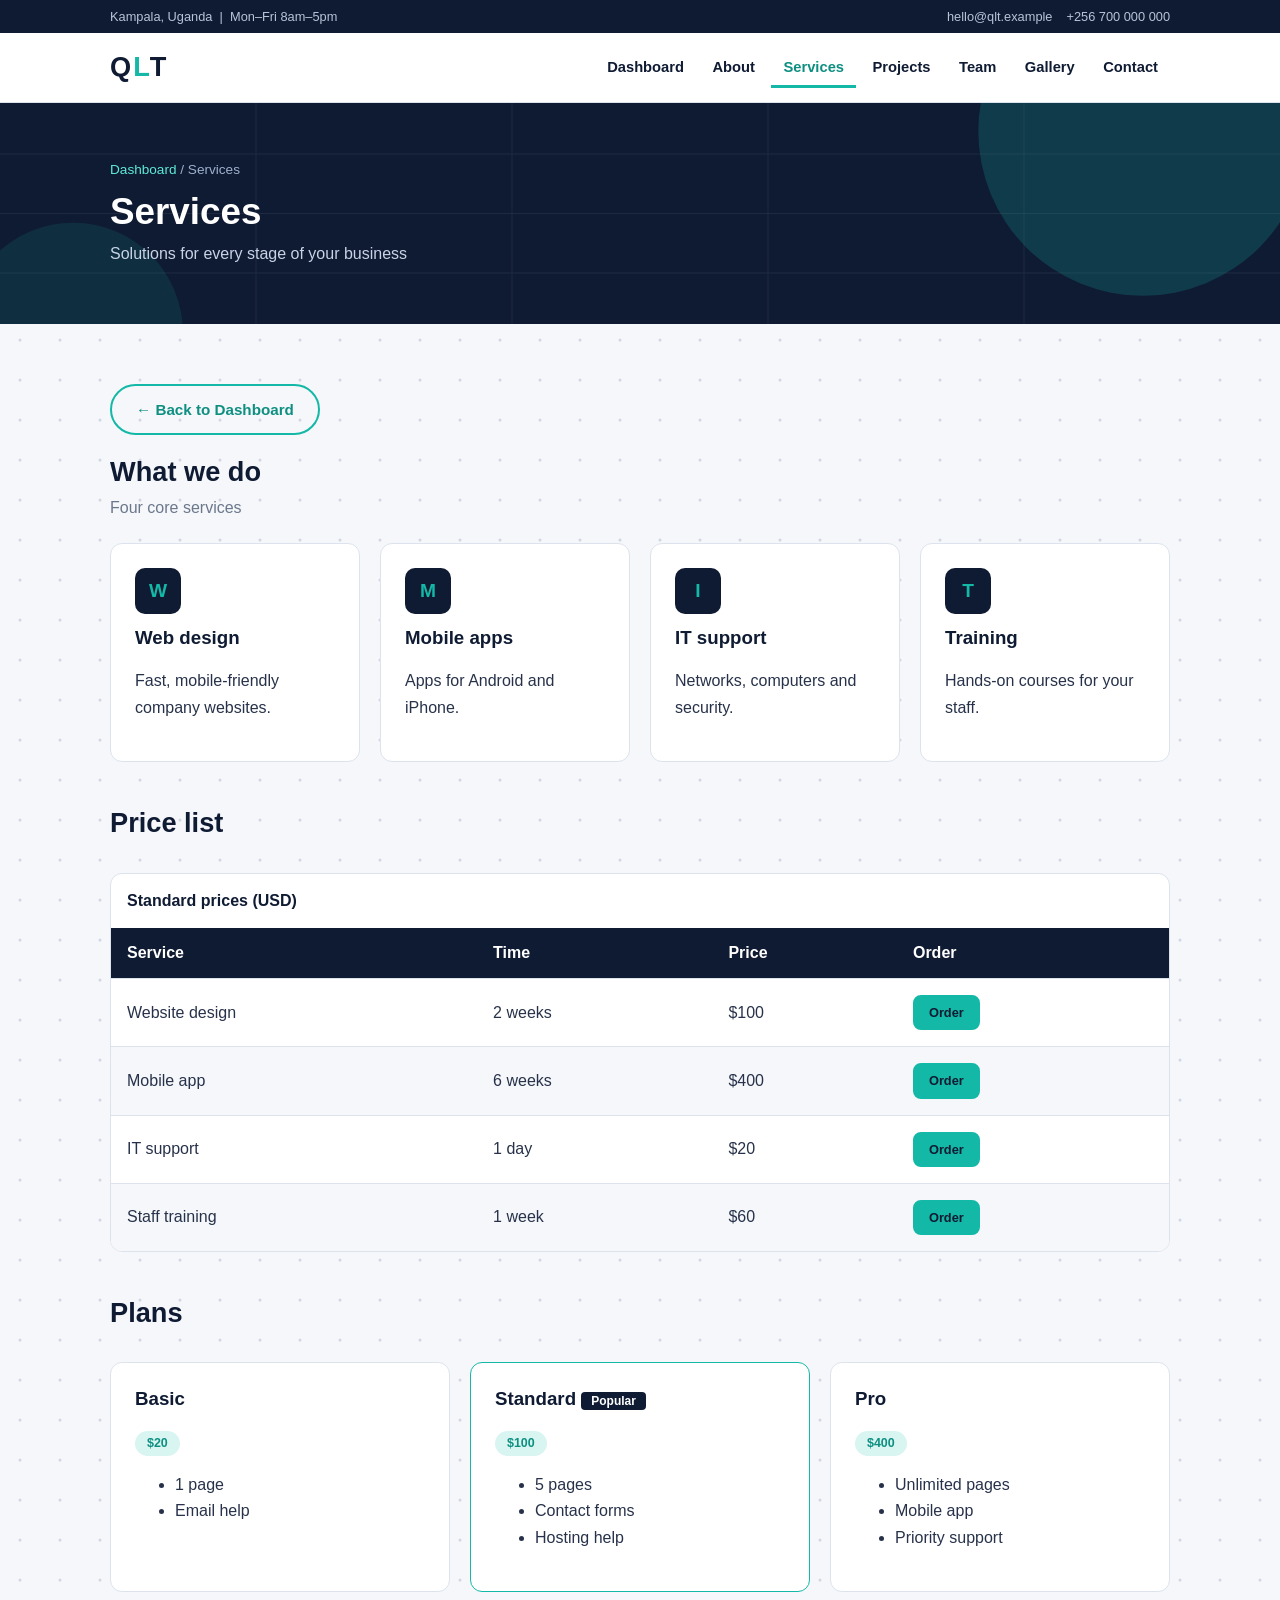
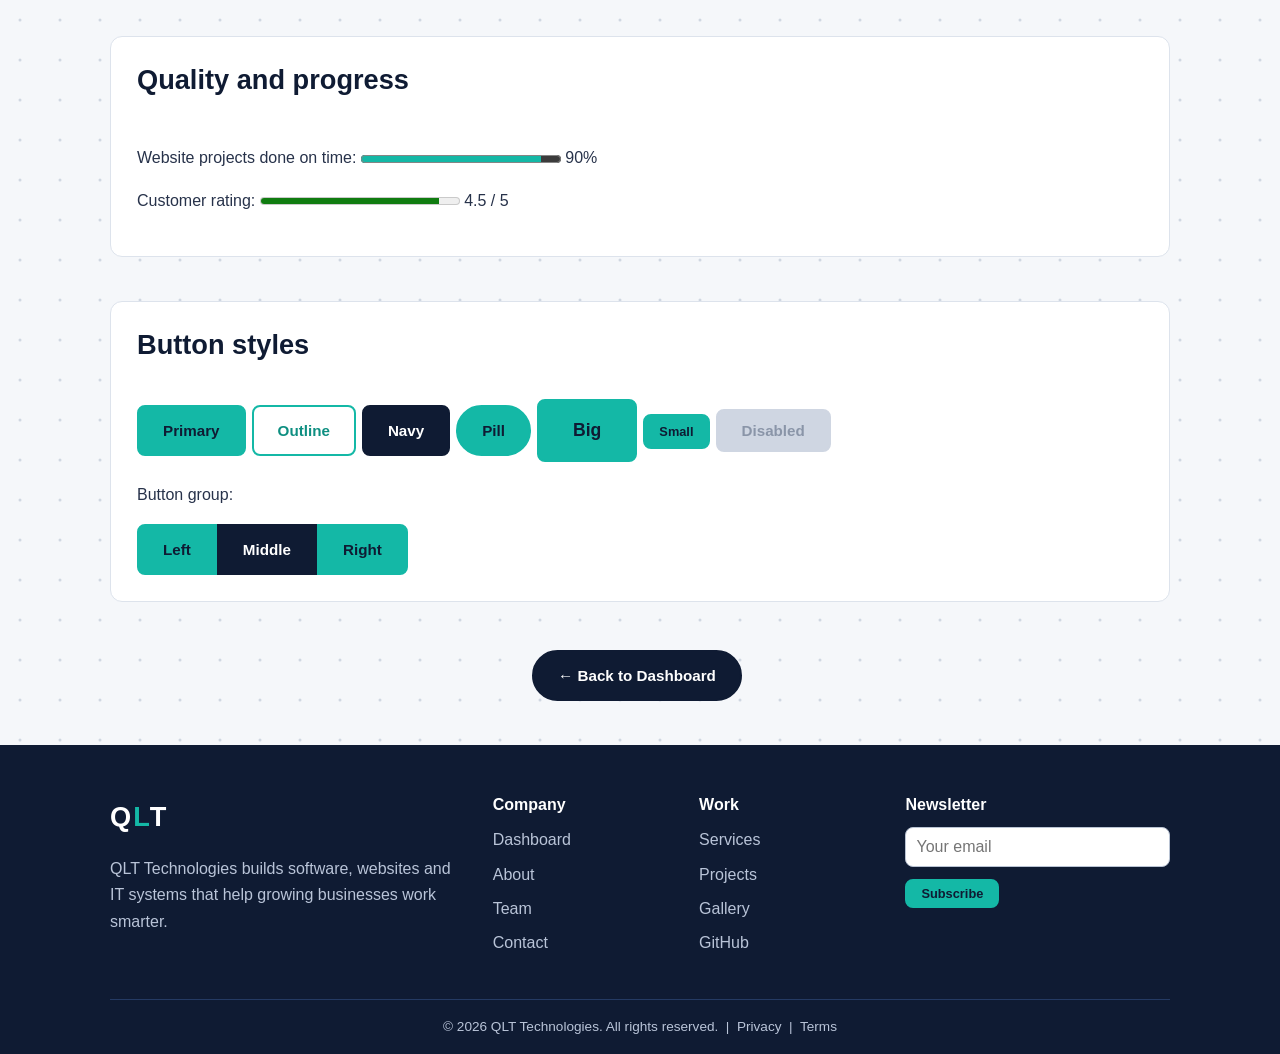
<file: services.html>
<!DOCTYPE html>
<html lang="en">
<head>
<meta charset="UTF-8">
<meta name="viewport" content="width=device-width, initial-scale=1">
<meta name="description" content="QLT Technologies - software, web and IT solutions for growing businesses.">
<title>Services | QLT Technologies</title>
<link rel="stylesheet" href="style.css">
</head>
<body>
<div class="topbar"><div class="wrap"><span>Kampala, Uganda &nbsp;|&nbsp; Mon&ndash;Fri 8am&ndash;5pm</span><span><a href="mailto:hello@qlt.example">hello@qlt.example</a><a href="tel:+256700000000">+256 700 000 000</a></span></div></div>
<header><div class="wrap">
  <a class="logo" href="index.html">Q<span>L</span>T</a>
  <nav>
    <a href="index.html">Dashboard</a>
    <a href="about.html">About</a>
    <a href="services.html" class="active">Services</a>
    <a href="projects.html">Projects</a>
    <a href="team.html">Team</a>
    <a href="gallery.html">Gallery</a>
    <a href="contact.html">Contact</a>
  </nav>
</div></header>
<div class="banner"><div class="wrap"><div class="crumbs"><a href="index.html">Dashboard</a> / Services</div><h1>Services</h1><p>Solutions for every stage of your business</p></div></div>
<main><div class="wrap">
  <p><a class="btn outline pill" href="index.html">&larr; Back to Dashboard</a></p>
  <section><h2>What we do</h2><p class="sub">Four core services</p>
    <div class="grid">
      <div class="card"><div class="icon">W</div><h3>Web design</h3><p>Fast, mobile-friendly company websites.</p></div>
      <div class="card"><div class="icon">M</div><h3>Mobile apps</h3><p>Apps for Android and iPhone.</p></div>
      <div class="card"><div class="icon">I</div><h3>IT support</h3><p>Networks, computers and security.</p></div>
      <div class="card"><div class="icon">T</div><h3>Training</h3><p>Hands-on courses for your staff.</p></div>
    </div>
  </section>
  <section><h2>Price list</h2><br>
    <div class="table-wrap"><table>
      <caption>Standard prices (USD)</caption>
      <thead><tr><th>Service</th><th>Time</th><th>Price</th><th>Order</th></tr></thead>
      <tbody>
      <tr><td>Website design</td><td>2 weeks</td><td>$100</td><td><a class="btn sm" href="contact.html">Order</a></td></tr>
      <tr><td>Mobile app</td><td>6 weeks</td><td>$400</td><td><a class="btn sm" href="contact.html">Order</a></td></tr>
      <tr><td>IT support</td><td>1 day</td><td>$20</td><td><a class="btn sm" href="contact.html">Order</a></td></tr>
      <tr><td>Staff training</td><td>1 week</td><td>$60</td><td><a class="btn sm" href="contact.html">Order</a></td></tr>
      </tbody></table></div>
  </section>
  <section><h2>Plans</h2><br>
    <div class="grid">
      <div class="card"><h3>Basic</h3><span class="tag">$20</span><ul><li>1 page</li><li>Email help</li></ul></div>
      <div class="card" style="border-color:var(--teal)"><h3>Standard <span class="badge">Popular</span></h3><span class="tag">$100</span><ul><li>5 pages</li><li>Contact forms</li><li>Hosting help</li></ul></div>
      <div class="card"><h3>Pro</h3><span class="tag">$400</span><ul><li>Unlimited pages</li><li>Mobile app</li><li>Priority support</li></ul></div>
    </div>
  </section>
  <section class="panel"><h2>Quality and progress</h2><br>
    <p>Website projects done on time: <progress value="90" max="100"></progress> 90%</p>
    <p>Customer rating: <meter value="4.5" min="0" max="5"></meter> 4.5 / 5</p>
  </section>
  <section class="panel"><h2>Button styles</h2><br>
    <a class="btn" href="contact.html">Primary</a><a class="btn outline" href="contact.html">Outline</a><a class="btn navy" href="contact.html">Navy</a><a class="btn pill" href="contact.html">Pill</a><a class="btn big" href="contact.html">Big</a><a class="btn sm" href="contact.html">Small</a><button class="btn" disabled>Disabled</button>
    <p>Button group:</p><div class="btn-group"><a class="btn" href="#">Left</a><a class="btn navy" href="#">Middle</a><a class="btn" href="#">Right</a></div>
  </section>
  <p style="text-align:center;margin:30px 0 0"><a class="btn navy pill" href="index.html">&larr; Back to Dashboard</a></p>
</div></main>
<footer><div class="wrap">
  <div class="fgrid">
    <div><a class="logo" style="color:#fff" href="index.html">Q<span>L</span>T</a><p>QLT Technologies builds software, websites and IT systems that help growing businesses work smarter.</p></div>
    <div><h4>Company</h4><ul><li><a href="index.html">Dashboard</a></li><li><a href="about.html">About</a></li><li><a href="team.html">Team</a></li><li><a href="contact.html">Contact</a></li></ul></div>
    <div><h4>Work</h4><ul><li><a href="services.html">Services</a></li><li><a href="projects.html">Projects</a></li><li><a href="gallery.html">Gallery</a></li><li><a href="https://github.com" target="_blank">GitHub</a></li></ul></div>
    <div><h4>Newsletter</h4><form action="#"><input type="email" placeholder="Your email"><button class="btn sm" type="submit">Subscribe</button></form></div>
  </div>
  <div class="copy">&copy; 2026 QLT Technologies. All rights reserved. &nbsp;|&nbsp; <a href="contact.html">Privacy</a> &nbsp;|&nbsp; <a href="contact.html">Terms</a></div>
</div></footer>
</body>
</html>
</file>
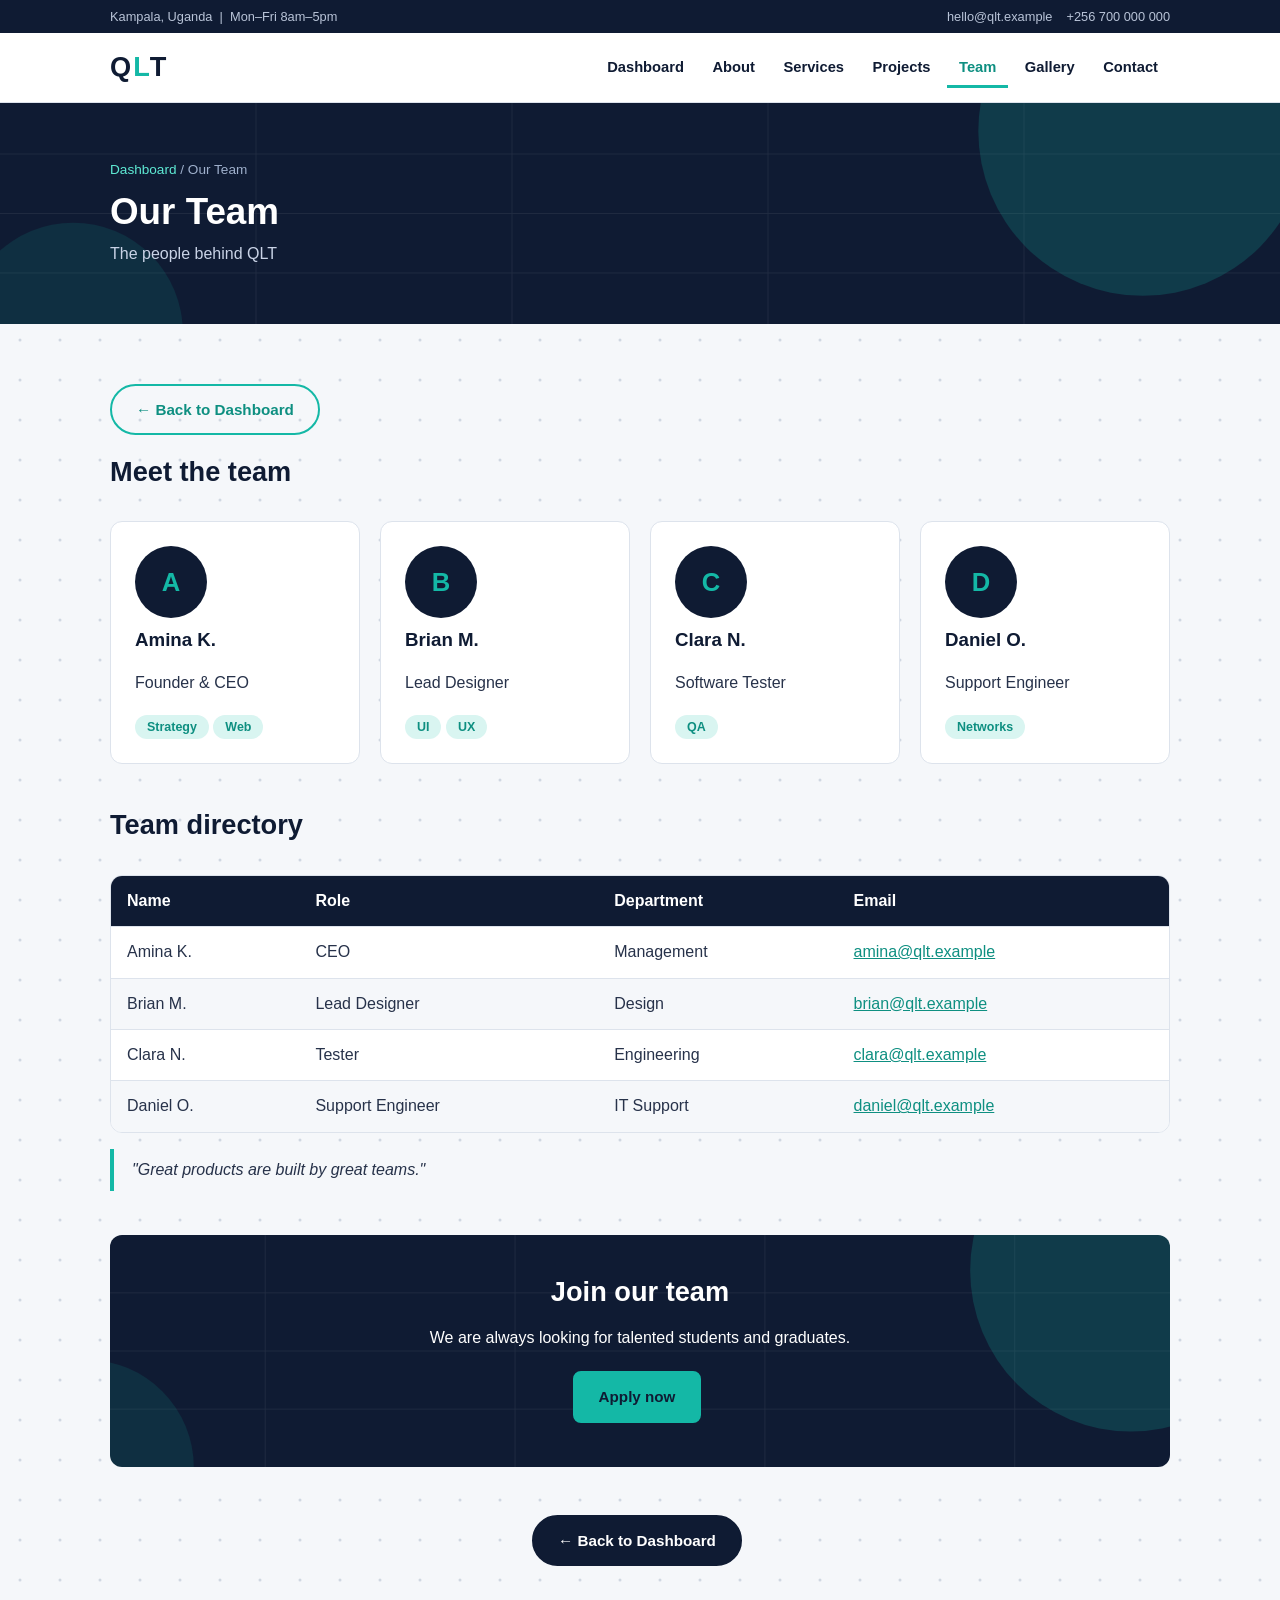
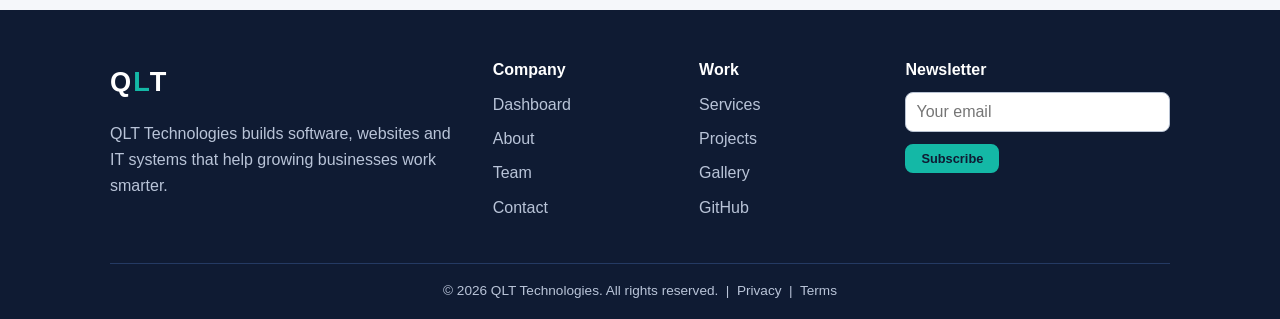
<file: team.html>
<!DOCTYPE html>
<html lang="en">
<head>
<meta charset="UTF-8">
<meta name="viewport" content="width=device-width, initial-scale=1">
<meta name="description" content="QLT Technologies - software, web and IT solutions for growing businesses.">
<title>Team | QLT Technologies</title>
<link rel="stylesheet" href="style.css">
</head>
<body>
<div class="topbar"><div class="wrap"><span>Kampala, Uganda &nbsp;|&nbsp; Mon&ndash;Fri 8am&ndash;5pm</span><span><a href="mailto:hello@qlt.example">hello@qlt.example</a><a href="tel:+256700000000">+256 700 000 000</a></span></div></div>
<header><div class="wrap">
  <a class="logo" href="index.html">Q<span>L</span>T</a>
  <nav>
    <a href="index.html">Dashboard</a>
    <a href="about.html">About</a>
    <a href="services.html">Services</a>
    <a href="projects.html">Projects</a>
    <a href="team.html" class="active">Team</a>
    <a href="gallery.html">Gallery</a>
    <a href="contact.html">Contact</a>
  </nav>
</div></header>
<div class="banner"><div class="wrap"><div class="crumbs"><a href="index.html">Dashboard</a> / Our Team</div><h1>Our Team</h1><p>The people behind QLT</p></div></div>
<main><div class="wrap">
  <p><a class="btn outline pill" href="index.html">&larr; Back to Dashboard</a></p>
  <section><h2>Meet the team</h2><br>
    <div class="grid">
      <div class="card"><div class="avatar">A</div><h3>Amina K.</h3><p>Founder &amp; CEO</p><span class="tag">Strategy</span> <span class="tag">Web</span></div>
      <div class="card"><div class="avatar">B</div><h3>Brian M.</h3><p>Lead Designer</p><span class="tag">UI</span> <span class="tag">UX</span></div>
      <div class="card"><div class="avatar">C</div><h3>Clara N.</h3><p>Software Tester</p><span class="tag">QA</span></div>
      <div class="card"><div class="avatar">D</div><h3>Daniel O.</h3><p>Support Engineer</p><span class="tag">Networks</span></div>
    </div>
  </section>
  <section><h2>Team directory</h2><br>
    <div class="table-wrap"><table>
      <thead><tr><th>Name</th><th>Role</th><th>Department</th><th>Email</th></tr></thead>
      <tbody>
      <tr><td>Amina K.</td><td>CEO</td><td>Management</td><td><a href="mailto:amina@qlt.example">amina@qlt.example</a></td></tr>
      <tr><td>Brian M.</td><td>Lead Designer</td><td>Design</td><td><a href="mailto:brian@qlt.example">brian@qlt.example</a></td></tr>
      <tr><td>Clara N.</td><td>Tester</td><td>Engineering</td><td><a href="mailto:clara@qlt.example">clara@qlt.example</a></td></tr>
      <tr><td>Daniel O.</td><td>Support Engineer</td><td>IT Support</td><td><a href="mailto:daniel@qlt.example">daniel@qlt.example</a></td></tr>
      </tbody></table></div>
    <blockquote>"Great products are built by great teams."</blockquote>
  </section>
  <section class="dark"><h2>Join our team</h2><p>We are always looking for talented students and graduates.</p><a class="btn" href="contact.html">Apply now</a></section>
  <p style="text-align:center;margin:30px 0 0"><a class="btn navy pill" href="index.html">&larr; Back to Dashboard</a></p>
</div></main>
<footer><div class="wrap">
  <div class="fgrid">
    <div><a class="logo" style="color:#fff" href="index.html">Q<span>L</span>T</a><p>QLT Technologies builds software, websites and IT systems that help growing businesses work smarter.</p></div>
    <div><h4>Company</h4><ul><li><a href="index.html">Dashboard</a></li><li><a href="about.html">About</a></li><li><a href="team.html">Team</a></li><li><a href="contact.html">Contact</a></li></ul></div>
    <div><h4>Work</h4><ul><li><a href="services.html">Services</a></li><li><a href="projects.html">Projects</a></li><li><a href="gallery.html">Gallery</a></li><li><a href="https://github.com" target="_blank">GitHub</a></li></ul></div>
    <div><h4>Newsletter</h4><form action="#"><input type="email" placeholder="Your email"><button class="btn sm" type="submit">Subscribe</button></form></div>
  </div>
  <div class="copy">&copy; 2026 QLT Technologies. All rights reserved. &nbsp;|&nbsp; <a href="contact.html">Privacy</a> &nbsp;|&nbsp; <a href="contact.html">Terms</a></div>
</div></footer>
</body>
</html>
</file>
<file: style.css>
/* QLT Technologies - stylesheet. Colours: navy, teal, white, greys */
:root{--navy:#0f1b33;--navy2:#16294d;--teal:#14b8a6;--teal-d:#0e8f81;--bg:#f5f7fa;--line:#dde3ec;--text:#27324a;--muted:#6b778c}
*{box-sizing:border-box}
html{scroll-behavior:smooth}
body{margin:0;font-family:"Segoe UI",Helvetica,Arial,sans-serif;color:var(--text);line-height:1.65;background:var(--bg) url("images/pattern.svg")}
a{color:var(--teal-d)}
.wrap{max-width:1100px;margin:0 auto;padding:0 20px}
.topbar{background:var(--navy);color:#b9c4d8;font-size:.8rem;padding:6px 0}
.topbar .wrap{display:flex;justify-content:space-between;flex-wrap:wrap;gap:6px}
.topbar a{color:#b9c4d8;text-decoration:none;margin-left:14px}
header{background:#fff;border-bottom:1px solid var(--line);position:sticky;top:0;z-index:10}
header .wrap{display:flex;align-items:center;justify-content:space-between;flex-wrap:wrap;padding-top:12px;padding-bottom:12px}
.logo{font-size:1.7rem;font-weight:800;letter-spacing:2px;color:var(--navy);text-decoration:none}
.logo span{color:var(--teal)}
nav a{color:var(--navy);text-decoration:none;padding:8px 12px;border-radius:6px;font-weight:600;font-size:.92rem;display:inline-block}
nav a:hover{background:var(--bg)}
nav a.active{color:var(--teal-d);box-shadow:inset 0 -3px 0 var(--teal);border-radius:0}
.hero{color:#fff;background:var(--navy) url("images/hero.svg") center/cover;padding:100px 0}
.hero h1{font-size:3rem;line-height:1.15;margin:0 0 16px;color:#fff;max-width:620px}
.hero p{max-width:560px;font-size:1.1rem;color:#c9d3e6}
.banner{color:#fff;background:var(--navy) url("images/banner.svg") center/cover;padding:56px 0}
.banner h1{margin:0;font-size:2.3rem;color:#fff}
.banner p{margin:6px 0 0;color:#c9d3e6}
.crumbs{font-size:.85rem;color:#9fb0cc;margin-bottom:8px}
.crumbs a{color:#5eead4;text-decoration:none}
main{padding:40px 0 10px}
section{margin-bottom:44px}
.panel{background:#fff;border:1px solid var(--line);border-radius:12px;padding:26px}
.dark{color:#fff;background:var(--navy) url("images/banner.svg") center/cover;border-radius:12px;padding:40px;text-align:center}
.dark h2{color:#fff}
h1,h2,h3,h4{color:var(--navy);line-height:1.25}
h2{font-size:1.7rem;margin:0 0 6px}
.sub{color:var(--muted);margin:0 0 22px}
.grid{display:grid;grid-template-columns:repeat(auto-fit,minmax(240px,1fr));gap:20px}
.card{background:#fff;border:1px solid var(--line);border-radius:12px;padding:24px;transition:.2s}
.card:hover{border-color:var(--teal);box-shadow:0 8px 24px rgba(15,27,51,.08)}
.card h3{margin-top:0}
.icon{width:46px;height:46px;border-radius:10px;background:var(--navy);color:var(--teal);display:flex;align-items:center;justify-content:center;font-weight:800;font-size:1.2rem;margin-bottom:12px}
.stats{display:grid;grid-template-columns:repeat(auto-fit,minmax(150px,1fr));text-align:center;background:var(--navy);color:#fff;border-radius:12px;padding:26px}
.stats b{display:block;font-size:2rem;color:var(--teal)}
.btn{display:inline-block;padding:11px 24px;border:2px solid var(--teal);background:var(--teal);color:var(--navy);font-weight:700;border-radius:8px;text-decoration:none;cursor:pointer;font-size:.95rem;margin:4px 6px 4px 0;font-family:inherit}
.btn:hover{background:var(--teal-d);border-color:var(--teal-d);color:#fff}
.btn.outline{background:transparent;color:var(--teal-d)}
.btn.outline:hover{background:var(--teal);color:var(--navy)}
.btn.light{background:transparent;color:#fff;border-color:#fff}
.btn.light:hover{background:#fff;color:var(--navy)}
.btn.navy{background:var(--navy);border-color:var(--navy);color:#fff}
.btn.navy:hover{background:var(--navy2)}
.btn.pill{border-radius:40px}
.btn.big{padding:15px 34px;font-size:1.1rem}
.btn.sm{padding:5px 14px;font-size:.8rem}
.btn:disabled{background:#cfd6e2;border-color:#cfd6e2;color:#8a95a8;cursor:not-allowed}
.btn-group{display:inline-flex}
.btn-group .btn{margin:0;border-radius:0}
.btn-group .btn:first-child{border-radius:8px 0 0 8px}
.btn-group .btn:last-child{border-radius:0 8px 8px 0}
.scroll-x{display:flex;gap:18px;overflow-x:auto;padding-bottom:14px;scroll-snap-type:x mandatory}
.scroll-x>*{flex:0 0 320px;scroll-snap-align:start}
.scroll-x img{width:320px;border-radius:12px;display:block}
.quote{background:#fff;border:1px solid var(--line);border-radius:12px;padding:22px;font-style:italic}
.quote b{display:block;font-style:normal;margin-top:10px;color:var(--navy)}
.scroll-y{max-height:170px;overflow-y:scroll;border:1px solid var(--line);border-radius:8px;padding:12px;background:#fff}
.gallery{display:grid;grid-template-columns:repeat(auto-fit,minmax(230px,1fr));gap:16px}
figure{margin:0}
figure img{width:100%;border-radius:12px;display:block}
figcaption{font-size:.85rem;color:var(--muted);margin-top:6px}
.table-wrap{overflow-x:auto;background:#fff;border:1px solid var(--line);border-radius:12px}
table{border-collapse:collapse;width:100%}
caption{text-align:left;font-weight:700;padding:14px 16px;color:var(--navy)}
th,td{padding:12px 16px;text-align:left;border-top:1px solid var(--line)}
th{background:var(--navy);color:#fff;border-top:0}
tbody tr:nth-child(even){background:var(--bg)}
tbody tr:hover{background:#e3f6f3}
blockquote{border-left:4px solid var(--teal);margin:16px 0;padding:8px 18px;background:var(--bg);font-style:italic}
.dropcap::first-letter{float:left;font-size:3.4rem;line-height:.9;padding:4px 8px 0 0;color:var(--teal);font-weight:800}
.tag{background:#d9f5f1;color:var(--teal-d);padding:2px 12px;border-radius:20px;font-size:.78rem;font-weight:700;display:inline-block}
.badge{background:var(--navy);color:#fff;padding:2px 10px;border-radius:4px;font-size:.75rem}
.avatar{width:72px;height:72px;border-radius:50%;background:var(--navy);color:var(--teal);font-size:1.6rem;font-weight:800;line-height:72px;text-align:center;margin-bottom:10px}
fieldset{border:1px solid var(--line);border-radius:10px;margin:0 0 18px;padding:8px 18px 18px}
legend{font-weight:700;color:var(--navy);padding:0 8px}
label{display:block;margin-top:14px;font-weight:600;font-size:.9rem}
input[type=text],input[type=email],input[type=password],input[type=search],input[type=number],input[type=date],input[type=time],input[type=tel],select,textarea{width:100%;padding:10px;border:1px solid #b9c3d3;border-radius:8px;font-size:1rem;font-family:inherit;background:#fff}
input:focus,select:focus,textarea:focus{outline:3px solid #99e6dd;border-color:var(--teal)}
input[type=radio],input[type=checkbox]{accent-color:var(--teal);margin:0 4px 0 12px}
input[type=range]{width:100%;accent-color:var(--teal)}
progress,meter{width:200px;max-width:100%;accent-color:var(--teal)}
details{background:#fff;border:1px solid var(--line);border-radius:10px;padding:12px 18px;margin-bottom:10px}
summary{cursor:pointer;font-weight:700;color:var(--navy)}
.two{display:grid;grid-template-columns:1fr 1fr;gap:30px;align-items:center}
footer{background:var(--navy);color:#b9c4d8;padding:50px 0 0;margin-top:30px}
.fgrid{display:grid;grid-template-columns:2fr 1fr 1fr 1.5fr;gap:30px}
footer h4{color:#fff;margin:0 0 12px}
footer ul{list-style:none;margin:0;padding:0}
footer li{margin-bottom:8px}
footer a{color:#b9c4d8;text-decoration:none}
footer a:hover{color:var(--teal);text-decoration:underline}
footer input[type=email]{margin-bottom:8px}
.copy{border-top:1px solid #243a63;margin-top:34px;padding:16px 0;text-align:center;font-size:.85rem}
@media(max-width:800px){.hero h1{font-size:2.1rem}.two,.fgrid{grid-template-columns:1fr}header .wrap{justify-content:center}.hero{padding:60px 0}}
</file>
